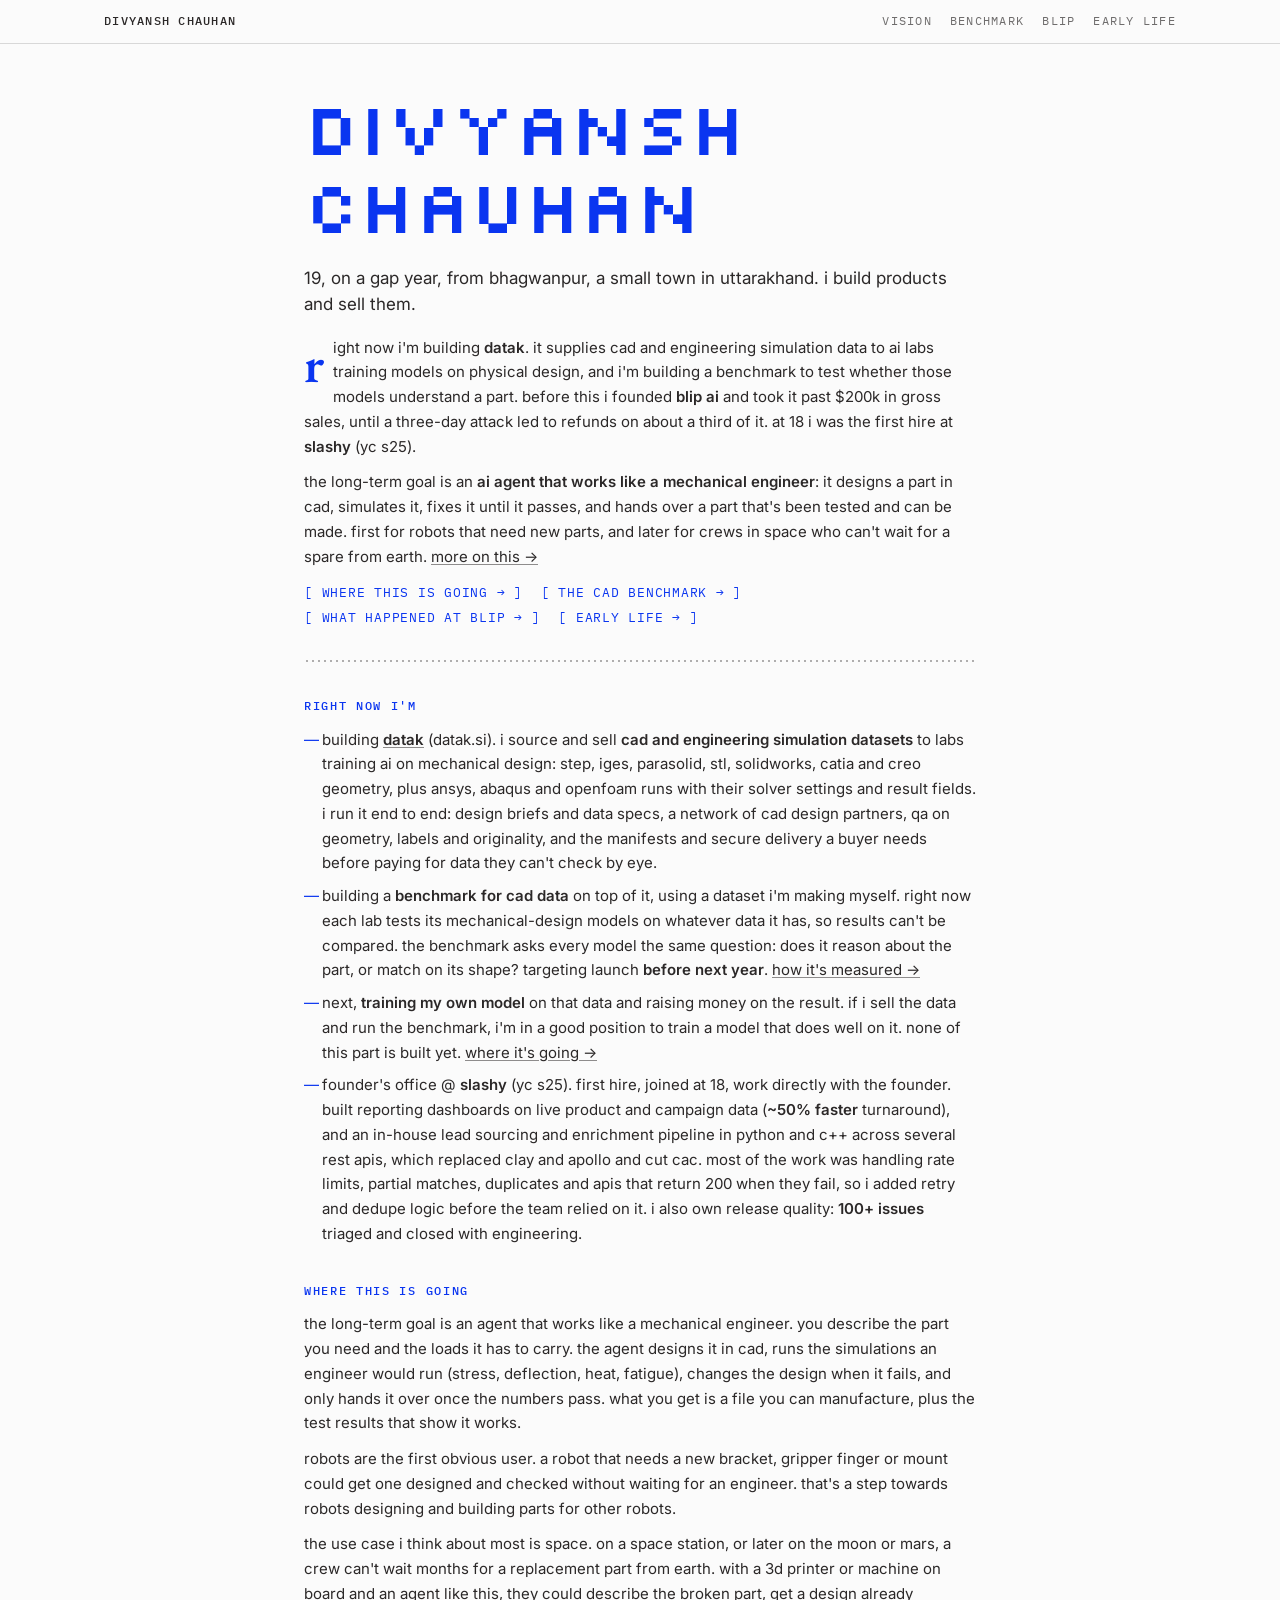
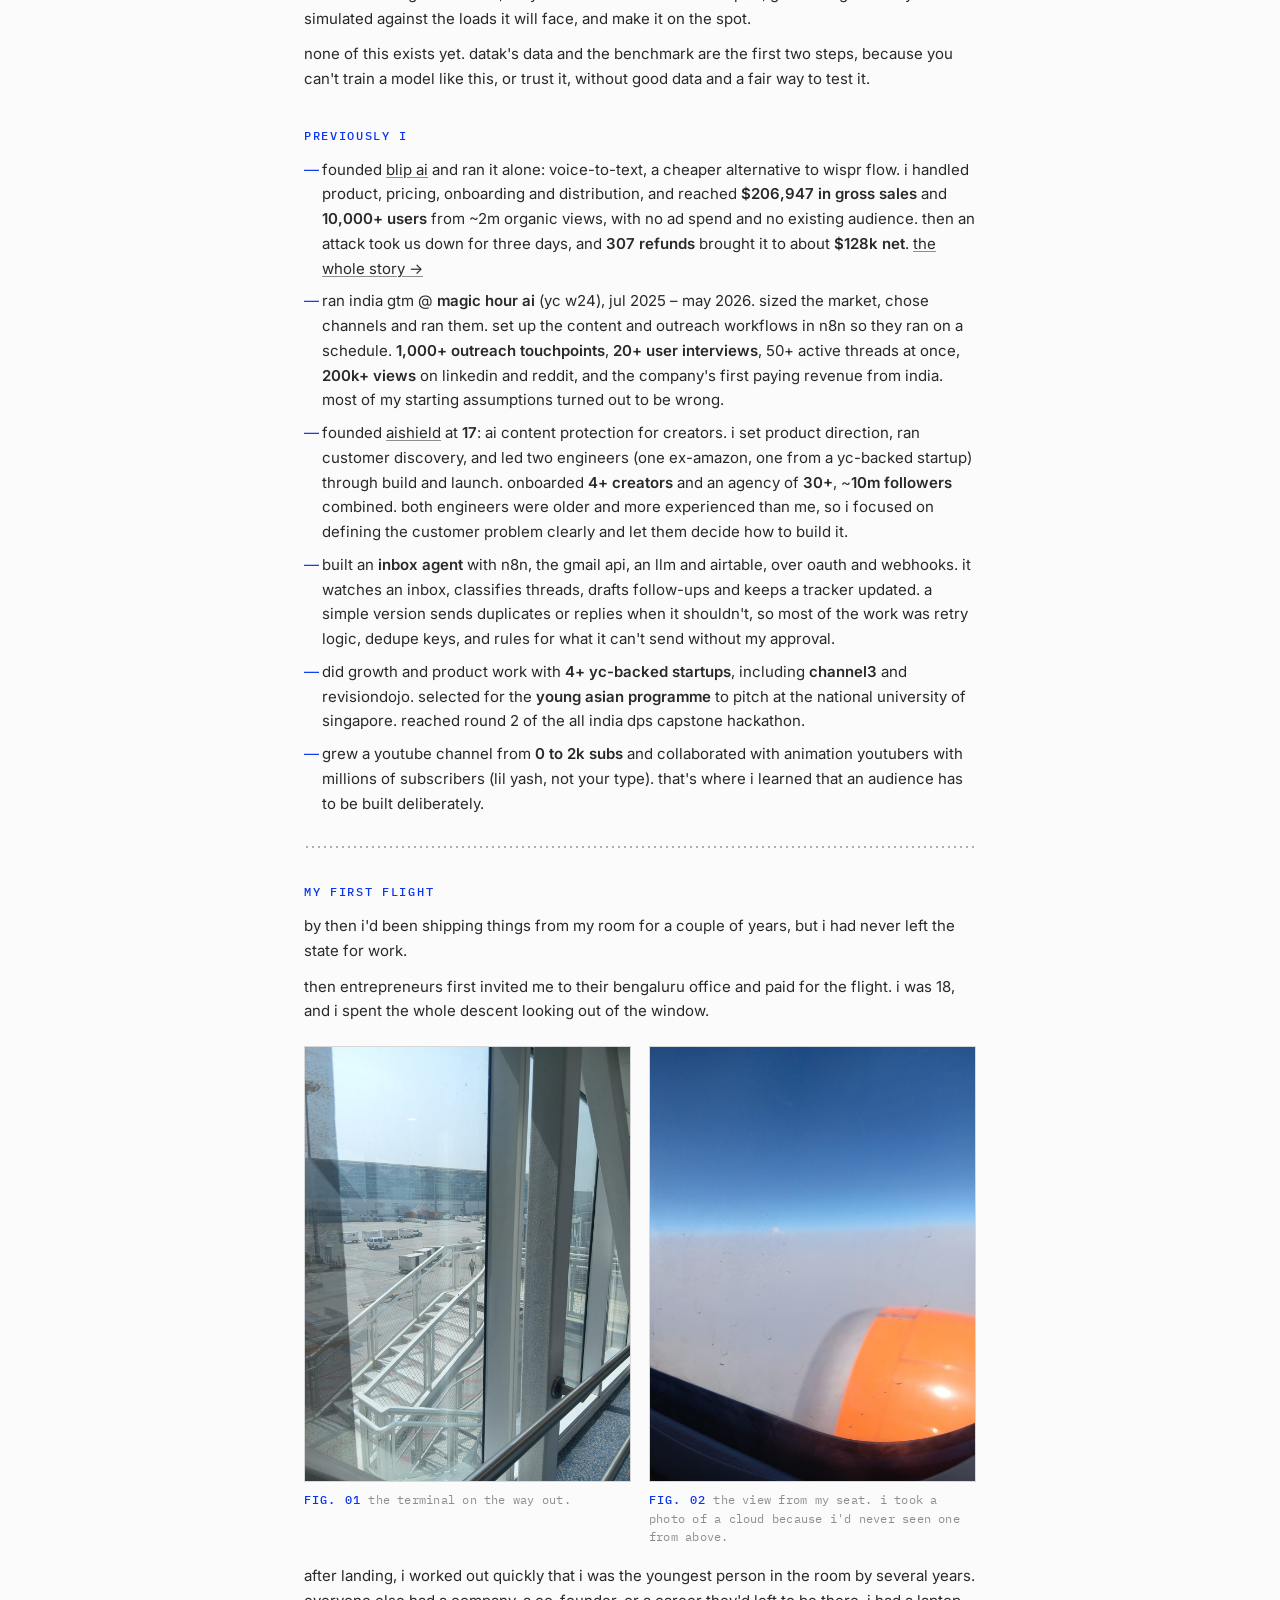
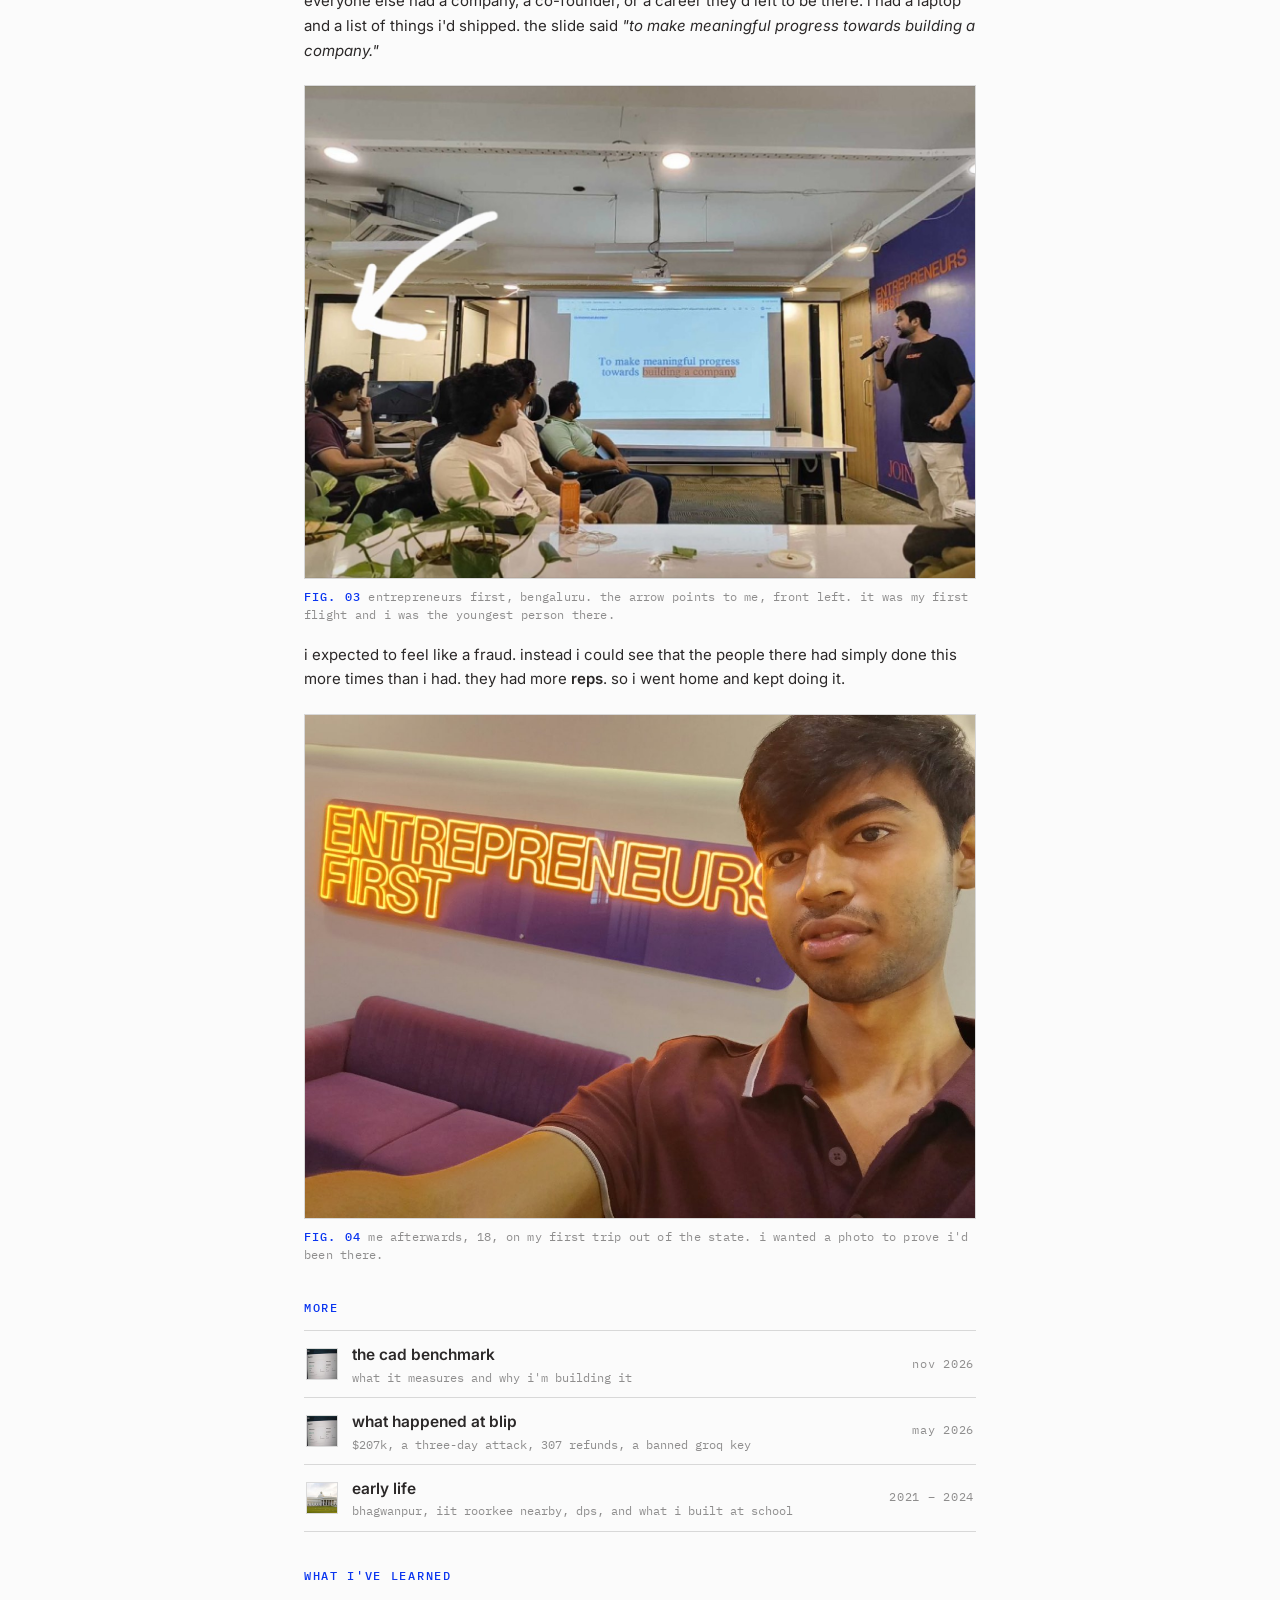
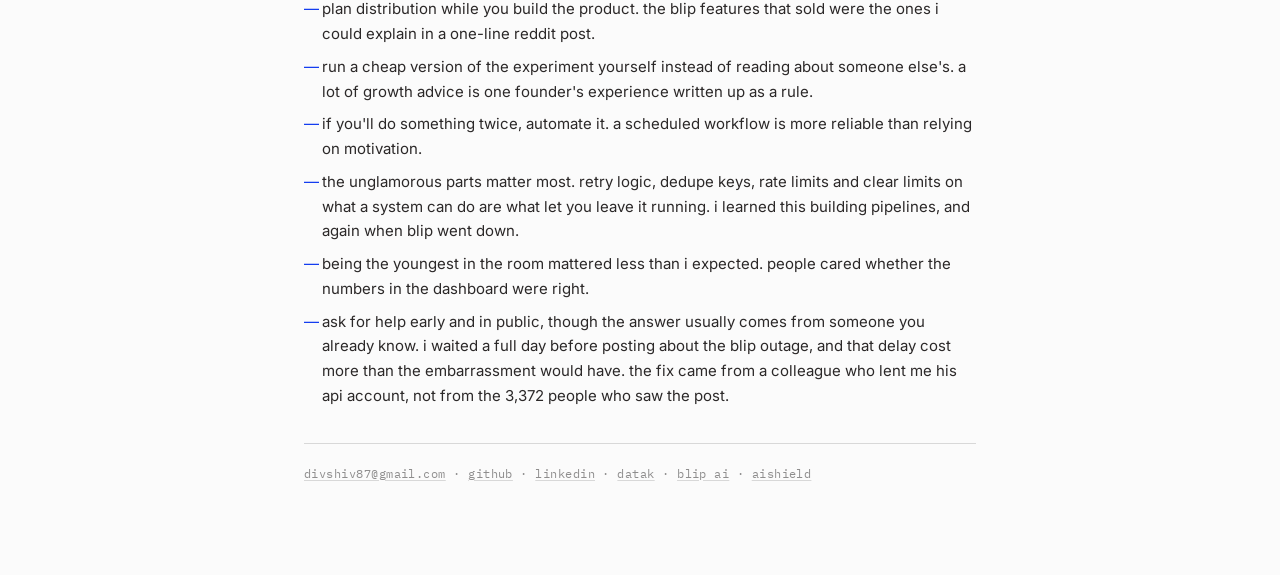
<file: index.html>
<!doctype html>
<html lang="en">
<head>
<meta charset="utf-8">
<meta name="viewport" content="width=device-width, initial-scale=1">
<title>Divyansh Chauhan</title>
<meta name="description" content="divyansh chauhan, 19, on a gap year, from bhagwanpur, uttarakhand. building datak: cad and simulation data for ai labs, and a benchmark for mechanical design.">
<link rel="canonical" href="https://divyanshchauhan.com/">
<meta property="og:type" content="website">
<meta property="og:url" content="https://divyanshchauhan.com/">
<meta property="og:title" content="Divyansh Chauhan">
<meta property="og:description" content="divyansh chauhan, 19, on a gap year, from bhagwanpur, uttarakhand. building datak: cad and simulation data for ai labs, and a benchmark for mechanical design.">
<meta property="og:image" content="https://divyanshchauhan.com/img/ef-neon.jpg">
<meta name="twitter:card" content="summary_large_image">
<link rel="preconnect" href="https://fonts.googleapis.com">
<link rel="preconnect" href="https://fonts.gstatic.com" crossorigin>
<link rel="stylesheet" href="https://fonts.googleapis.com/css2?family=Inter:wght@400;500;600&family=EB+Garamond:wght@500;600&family=IBM+Plex+Mono:wght@400;500&family=Silkscreen&display=swap">
<link rel="stylesheet" href="style.css">
</head>
<body>

<div class="bar"><div class="in">
  <a class="who" href="index.html">Divyansh Chauhan</a>
  <nav>
    <a href="index.html#where">Vision</a>
    <a href="benchmark.html">Benchmark</a>
    <a href="blip.html">Blip</a>
    <a href="early.html">Early life</a>
  </nav>
</div></div>

<main>

<h1 class="big">Divyansh Chauhan</h1>

<p class="standfirst">19, on a gap year, from bhagwanpur, a small town in uttarakhand. i build products and sell them.</p>

<p class="dropcap">right now i'm building <strong>datak</strong>. it supplies cad and engineering simulation data to ai labs training models on physical design, and i'm building a benchmark to test whether those models understand a part. before this i founded <strong>blip ai</strong> and took it past $200k in gross sales, until a three-day attack led to refunds on about a third of it. at 18 i was the first hire at <strong>slashy</strong> (yc s25).</p>

<p>the long-term goal is an <strong>ai agent that works like a mechanical engineer</strong>: it designs a part in cad, simulates it, fixes it until it passes, and hands over a part that's been tested and can be made. first for robots that need new parts, and later for crews in space who can't wait for a spare from earth. <a href="#where">more on this →</a></p>

<p>
  <a class="brk" href="#where">where this is going</a>
  <a class="brk" href="benchmark.html">the cad benchmark</a>
  <a class="brk" href="blip.html">what happened at blip</a>
  <a class="brk" href="early.html">early life</a>
</p>

<hr class="dots">

<h2>Right now i'm</h2>
<ul>
  <li>building <a href="https://datak.si" target="_blank" rel="noopener noreferrer"><strong>datak</strong></a> (datak.si). i source and sell <strong>cad and engineering simulation datasets</strong> to labs training ai on mechanical design: step, iges, parasolid, stl, solidworks, catia and creo geometry, plus ansys, abaqus and openfoam runs with their solver settings and result fields. i run it end to end: design briefs and data specs, a network of cad design partners, qa on geometry, labels and originality, and the manifests and secure delivery a buyer needs before paying for data they can't check by eye.</li>

  <li>building a <strong>benchmark for cad data</strong> on top of it, using a dataset i'm making myself. right now each lab tests its mechanical-design models on whatever data it has, so results can't be compared. the benchmark asks every model the same question: does it reason about the part, or match on its shape? targeting launch <strong>before next year</strong>. <a href="benchmark.html">how it's measured →</a></li>

  <li>next, <strong>training my own model</strong> on that data and raising money on the result. if i sell the data and run the benchmark, i'm in a good position to train a model that does well on it. none of this part is built yet. <a href="#where">where it's going →</a></li>

  <li>founder's office @ <strong>slashy</strong> (yc s25). first hire, joined at 18, work directly with the founder. built reporting dashboards on live product and campaign data (<strong>~50% faster</strong> turnaround), and an in-house lead sourcing and enrichment pipeline in python and c++ across several rest apis, which replaced clay and apollo and cut cac. most of the work was handling rate limits, partial matches, duplicates and apis that return 200 when they fail, so i added retry and dedupe logic before the team relied on it. i also own release quality: <strong>100+ issues</strong> triaged and closed with engineering.</li>

</ul>

<h2 id="where">Where this is going</h2>

<p>the long-term goal is an agent that works like a mechanical engineer. you describe the part you need and the loads it has to carry. the agent designs it in cad, runs the simulations an engineer would run (stress, deflection, heat, fatigue), changes the design when it fails, and only hands it over once the numbers pass. what you get is a file you can manufacture, plus the test results that show it works.</p>

<p>robots are the first obvious user. a robot that needs a new bracket, gripper finger or mount could get one designed and checked without waiting for an engineer. that's a step towards robots designing and building parts for other robots.</p>

<p>the use case i think about most is space. on a space station, or later on the moon or mars, a crew can't wait months for a replacement part from earth. with a 3d printer or machine on board and an agent like this, they could describe the broken part, get a design already simulated against the loads it will face, and make it on the spot.</p>

<p>none of this exists yet. datak's data and the benchmark are the first two steps, because you can't train a model like this, or trust it, without good data and a fair way to test it.</p>

<h2>Previously i</h2>
<ul>
  <li>founded <a href="https://www.blipai.app/" target="_blank" rel="noopener noreferrer">blip ai</a> and ran it alone: voice-to-text, a cheaper alternative to wispr flow. i handled product, pricing, onboarding and distribution, and reached <strong>$206,947 in gross sales</strong> and <strong>10,000+ users</strong> from ~2m organic views, with no ad spend and no existing audience. then an attack took us down for three days, and <strong>307 refunds</strong> brought it to about <strong>$128k net</strong>. <a href="blip.html">the whole story →</a></li>

  <li>ran india gtm @ <strong>magic hour ai</strong> (yc w24), jul 2025 – may 2026. sized the market, chose channels and ran them. set up the content and outreach workflows in n8n so they ran on a schedule. <strong>1,000+ outreach touchpoints</strong>, <strong>20+ user interviews</strong>, 50+ active threads at once, <strong>200k+ views</strong> on linkedin and reddit, and the company's first paying revenue from india. most of my starting assumptions turned out to be wrong.</li>

  <li>founded <a href="https://www.aishield.software/" target="_blank" rel="noopener noreferrer">aishield</a> at <strong>17</strong>: ai content protection for creators. i set product direction, ran customer discovery, and led two engineers (one ex-amazon, one from a yc-backed startup) through build and launch. onboarded <strong>4+ creators</strong> and an agency of <strong>30+</strong>, ~<strong>10m followers</strong> combined. both engineers were older and more experienced than me, so i focused on defining the customer problem clearly and let them decide how to build it.</li>

  <li>built an <strong>inbox agent</strong> with n8n, the gmail api, an llm and airtable, over oauth and webhooks. it watches an inbox, classifies threads, drafts follow-ups and keeps a tracker updated. a simple version sends duplicates or replies when it shouldn't, so most of the work was retry logic, dedupe keys, and rules for what it can't send without my approval.</li>

  <li>did growth and product work with <strong>4+ yc-backed startups</strong>, including <strong>channel3</strong> and revisiondojo. selected for the <strong>young asian programme</strong> to pitch at the national university of singapore. reached round 2 of the all india dps capstone hackathon.</li>

  <li>grew a youtube channel from <strong>0 to 2k subs</strong> and collaborated with animation youtubers with millions of subscribers (lil yash, not your type). that's where i learned that an audience has to be built deliberately.</li>
</ul>

<hr class="dots">

<h2>My first flight</h2>

<p>by then i'd been shipping things from my room for a couple of years, but i had never left the state for work.</p>

<p>then entrepreneurs first invited me to their bengaluru office and paid for the flight. i was 18, and i spent the whole descent looking out of the window.</p>

<div class="grid2">
  <figure>
    <img src="img/terminal.jpg" width="1200" height="1600"
         alt="View through an airport terminal window onto the tarmac: jet bridge stairs, service vehicles and baggage containers outside a glass terminal building.">
    <figcaption><b>Fig. 01</b> the terminal on the way out.</figcaption>
  </figure>
  <figure>
    <img src="img/plane-window.jpg" width="1200" height="1600"
         alt="View from an aircraft window at altitude: deep blue sky above a flat white cloud layer, with the orange engine cowling visible below.">
    <figcaption><b>Fig. 02</b> the view from my seat. i took a photo of a cloud because i'd never seen one from above.</figcaption>
  </figure>
</div>

<p>after landing, i worked out quickly that i was the youngest person in the room by several years. everyone else had a company, a co-founder, or a career they'd left to be there. i had a laptop and a list of things i'd shipped. the slide said <em>"to make meaningful progress towards building a company."</em></p>

<figure>
  <img src="img/ef-bengaluru.jpg" width="1400" height="1027"
       alt="A talk at the Entrepreneurs First office in Bengaluru. A slide reads 'To make meaningful progress towards building a company.' A white arrow points to Divyansh, seated at the far left of the room.">
  <figcaption><b>Fig. 03</b> entrepreneurs first, bengaluru. the arrow points to me, front left. it was my first flight and i was the youngest person there.</figcaption>
</figure>

<p>i expected to feel like a fraud. instead i could see that the people there had simply done this more times than i had. they had more <strong>reps</strong>. so i went home and kept doing it.</p>

<figure>
  <img src="img/ef-neon.jpg" width="1200" height="900"
       alt="Divyansh Chauhan taking a selfie in front of a glowing orange neon sign reading Entrepreneurs First, mounted on a purple panel above a purple sofa.">
  <figcaption><b>Fig. 04</b> me afterwards, 18, on my first trip out of the state. i wanted a photo to prove i'd been there.</figcaption>
</figure>


<h2>More</h2>
<div class="rows">
  <a href="benchmark.html">
    <img src="img/thumb-blip.jpg" alt="">
    <span class="t"><b>the cad benchmark</b><span>what it measures and why i'm building it</span></span>
    <span class="when">nov 2026</span>
  </a>
  <a href="blip.html">
    <img src="img/thumb-blip.jpg" alt="">
    <span class="t"><b>what happened at blip</b><span>$207k, a three-day attack, 307 refunds, a banned groq key</span></span>
    <span class="when">may 2026</span>
  </a>
  <a href="early.html">
    <img src="img/thumb-early.jpg" alt="">
    <span class="t"><b>early life</b><span>bhagwanpur, iit roorkee nearby, dps, and what i built at school</span></span>
    <span class="when">2021 – 2024</span>
  </a>
</div>

<h2>What i've learned</h2>
<ul>
  <li>plan distribution while you build the product. the blip features that sold were the ones i could explain in a one-line reddit post.</li>
  <li>run a cheap version of the experiment yourself instead of reading about someone else's. a lot of growth advice is one founder's experience written up as a rule.</li>
  <li>if you'll do something twice, automate it. a scheduled workflow is more reliable than relying on motivation.</li>
  <li>the unglamorous parts matter most. retry logic, dedupe keys, rate limits and clear limits on what a system can do are what let you leave it running. i learned this building pipelines, and again when blip went down.</li>
  <li>being the youngest in the room mattered less than i expected. people cared whether the numbers in the dashboard were right.</li>
  <li>ask for help early and in public, though the answer usually comes from someone you already know. i waited a full day before posting about the blip outage, and that delay cost more than the embarrassment would have. the fix came from a colleague who lent me his api account, not from the 3,372 people who saw the post.</li>
</ul>

<footer>
  <a href="mailto:divshiv87@gmail.com">divshiv87@gmail.com</a> ·
  <a href="https://github.com/Duvch" target="_blank" rel="noopener noreferrer">github</a> ·
  <a href="https://www.linkedin.com/in/divyansh-chauhan-733387225/" target="_blank" rel="noopener noreferrer">linkedin</a> ·
  <a href="https://datak.si" target="_blank" rel="noopener noreferrer">datak</a> ·
  <a href="https://www.blipai.app/" target="_blank" rel="noopener noreferrer">blip ai</a> ·
  <a href="https://www.aishield.software/" target="_blank" rel="noopener noreferrer">aishield</a>
</footer>

</main>
</body>
</html>
</file>
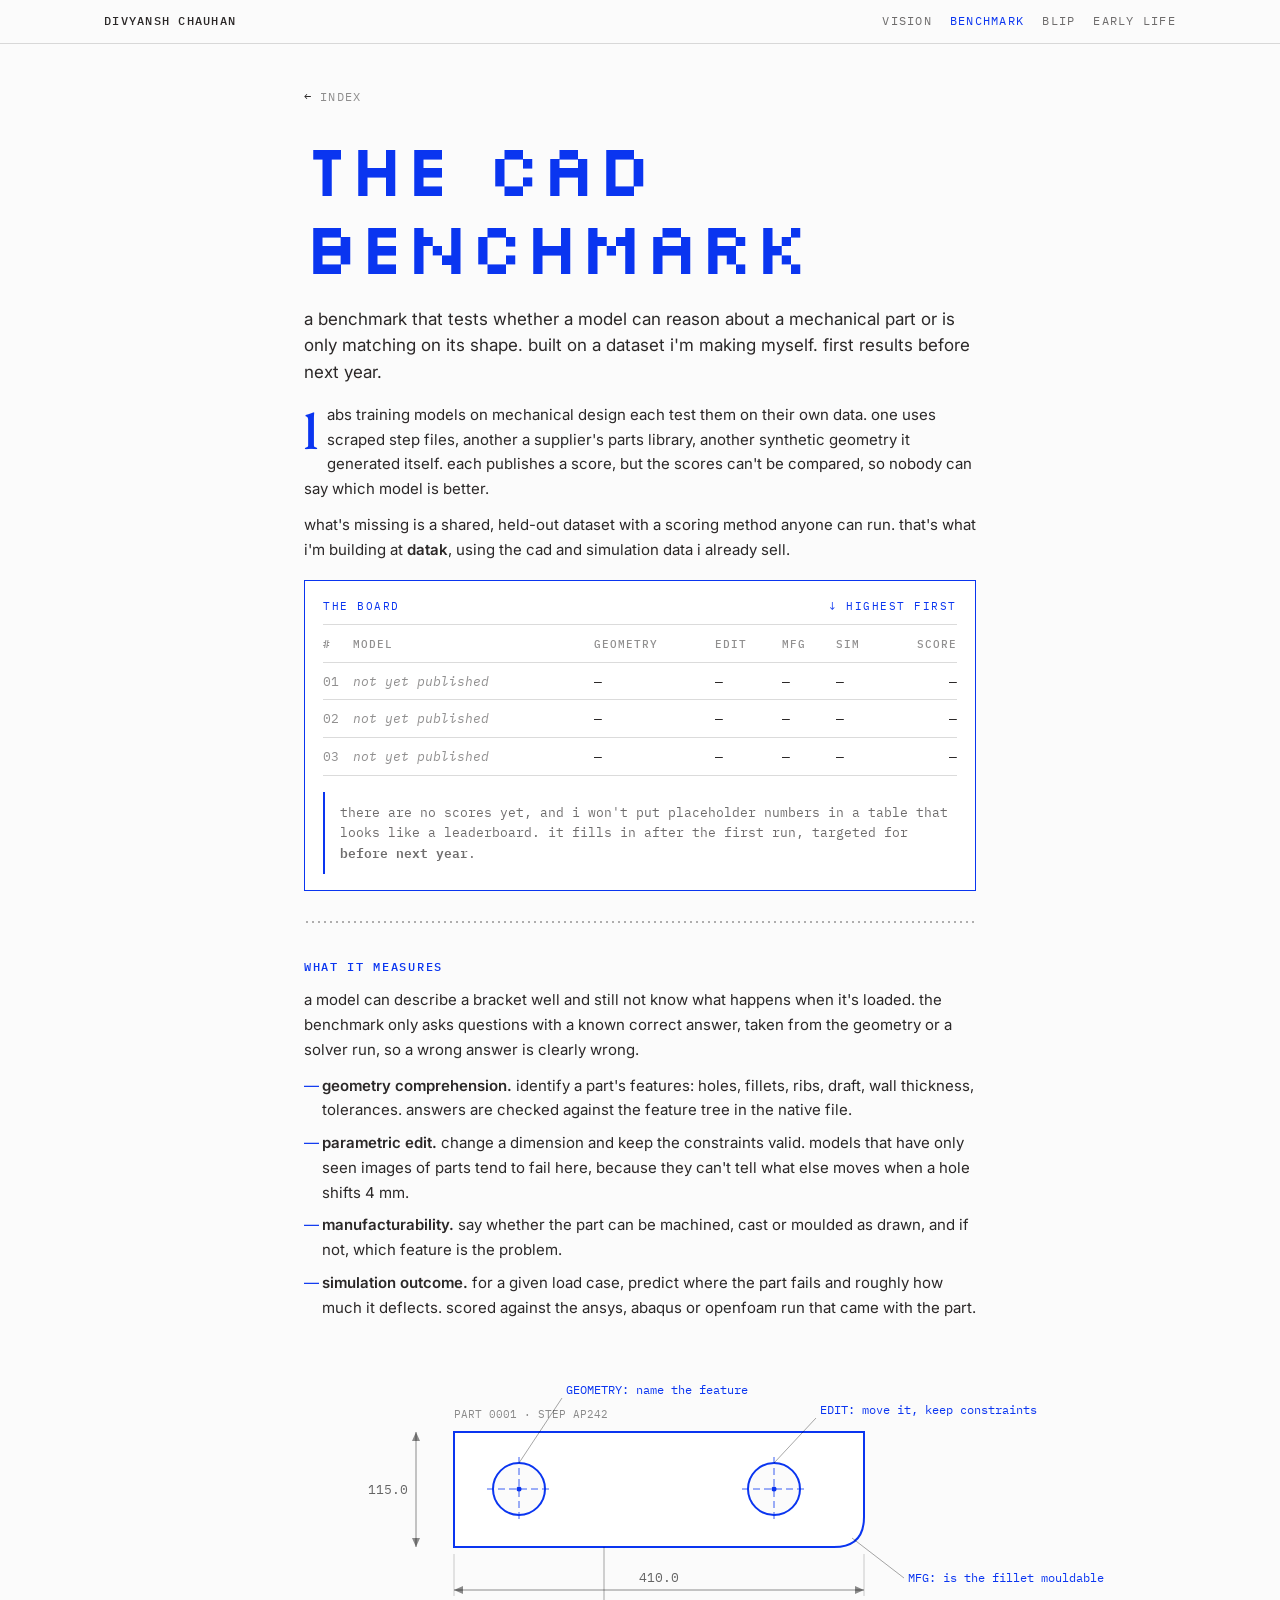
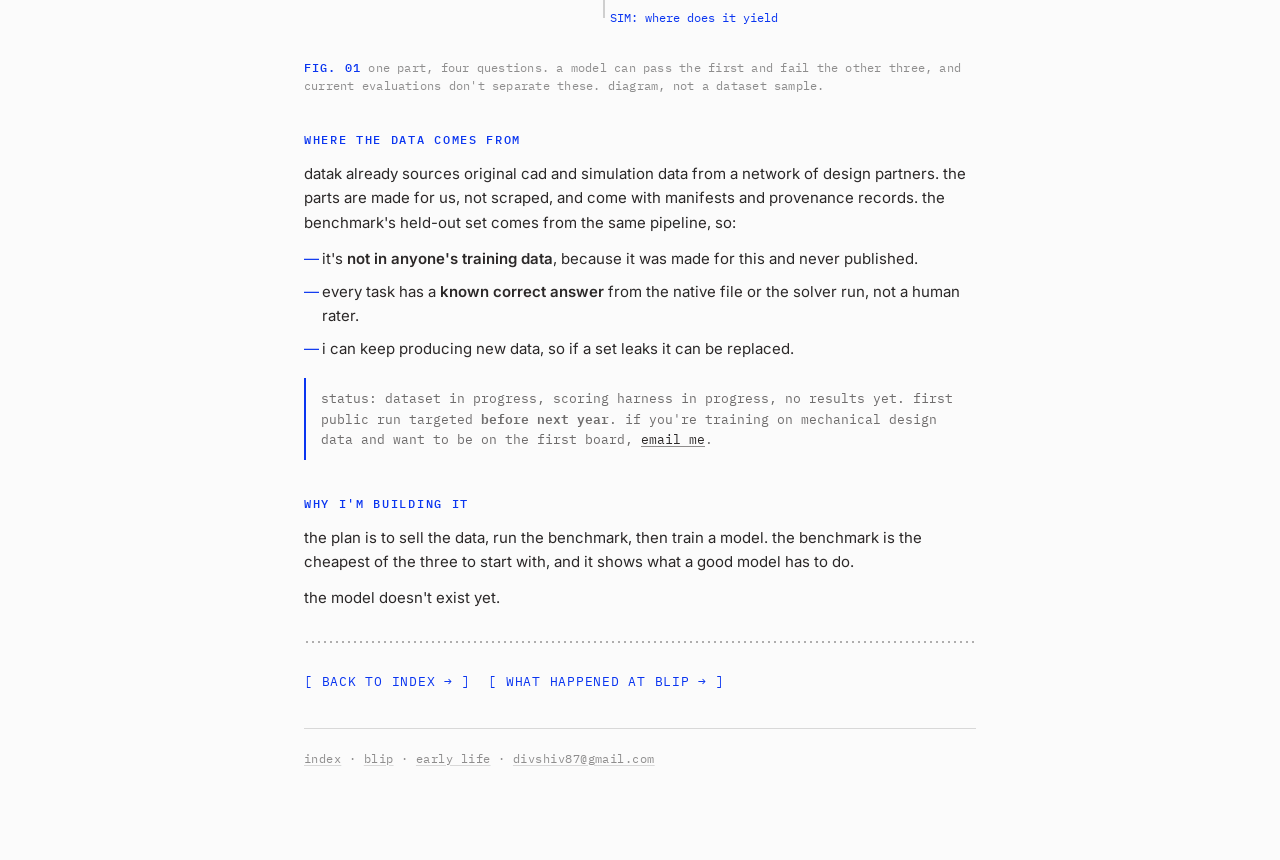
<file: benchmark.html>
<!doctype html>
<html lang="en">
<head>
<meta charset="utf-8">
<meta name="viewport" content="width=device-width, initial-scale=1">
<title>The CAD Benchmark</title>
<meta name="description" content="a benchmark that tests whether an ai model reasons about mechanical design or only matches on shape. first results before next year.">
<link rel="canonical" href="https://divyanshchauhan.com/benchmark">
<meta property="og:type" content="website">
<meta property="og:url" content="https://divyanshchauhan.com/benchmark">
<meta property="og:title" content="The CAD Benchmark">
<meta property="og:description" content="a benchmark that tests whether an ai model reasons about mechanical design or only matches on shape. first results before next year.">
<meta property="og:image" content="https://divyanshchauhan.com/img/ef-neon.jpg">
<meta name="twitter:card" content="summary_large_image">
<link rel="preconnect" href="https://fonts.googleapis.com">
<link rel="preconnect" href="https://fonts.gstatic.com" crossorigin>
<link rel="stylesheet" href="https://fonts.googleapis.com/css2?family=Inter:wght@400;500;600&family=EB+Garamond:wght@500;600&family=IBM+Plex+Mono:wght@400;500&family=Silkscreen&display=swap">
<link rel="stylesheet" href="style.css">
</head>
<body>

<div class="bar"><div class="in">
  <a class="who" href="index.html">Divyansh Chauhan</a>
  <nav>
    <a href="index.html#where">Vision</a>
    <a href="benchmark.html" aria-current="page">Benchmark</a>
    <a href="blip.html">Blip</a>
    <a href="early.html">Early life</a>
  </nav>
</div></div>

<main>

<p class="backlink">← <a href="index.html">index</a></p>

<h1 class="big">The CAD Benchmark</h1>

<p class="standfirst">a benchmark that tests whether a model can reason about a mechanical part or is only matching on its shape. built on a dataset i'm making myself. first results before next year.</p>

<p class="dropcap">labs training models on mechanical design each test them on their own data. one uses scraped step files, another a supplier's parts library, another synthetic geometry it generated itself. each publishes a score, but the scores can't be compared, so nobody can say which model is better.</p>

<p>what's missing is a shared, held-out dataset with a scoring method anyone can run. that's what i'm building at <strong>datak</strong>, using the cad and simulation data i already sell.</p>

<div class="panel">
  <div class="phead"><span>The board</span><span>↓ highest first</span></div>
  <div class="tablewrap">
  <table>
    <thead><tr><th class="rank">#</th><th>Model</th><th>Geometry</th><th>Edit</th><th>Mfg</th><th>Sim</th><th>Score</th></tr></thead>
    <tbody>
      <tr><td class="rank">01</td><td class="pending">not yet published</td><td>—</td><td>—</td><td>—</td><td>—</td><td>—</td></tr>
      <tr><td class="rank">02</td><td class="pending">not yet published</td><td>—</td><td>—</td><td>—</td><td>—</td><td>—</td></tr>
      <tr><td class="rank">03</td><td class="pending">not yet published</td><td>—</td><td>—</td><td>—</td><td>—</td><td>—</td></tr>
    </tbody>
  </table>
  </div>
  <p class="note" style="margin-bottom:0">there are no scores yet, and i won't put placeholder numbers in a table that looks like a leaderboard. it fills in after the first run, targeted for <strong>before next year</strong>.</p>
</div>

<hr class="dots">

<h2>What it measures</h2>

<p>a model can describe a bracket well and still not know what happens when it's loaded. the benchmark only asks questions with a known correct answer, taken from the geometry or a solver run, so a wrong answer is clearly wrong.</p>

<ul>
  <li><strong>geometry comprehension.</strong> identify a part's features: holes, fillets, ribs, draft, wall thickness, tolerances. answers are checked against the feature tree in the native file.</li>
  <li><strong>parametric edit.</strong> change a dimension and keep the constraints valid. models that have only seen images of parts tend to fail here, because they can't tell what else moves when a hole shifts 4 mm.</li>
  <li><strong>manufacturability.</strong> say whether the part can be machined, cast or moulded as drawn, and if not, which feature is the problem.</li>
  <li><strong>simulation outcome.</strong> for a given load case, predict where the part fails and roughly how much it deflects. scored against the ansys, abaqus or openfoam run that came with the part.</li>
</ul>

<figure>
  <svg viewBox="0 0 800 300" width="800" height="300" role="img"
       aria-label="Diagram of a rectangular mechanical plate with two holes and a fillet, annotated with dimension lines and callouts for the four benchmark axes.">
    <rect x="0" y="0" width="800" height="300" fill="#FBFBFB"/>
    <!-- part outline -->
    <path d="M150 90 L560 90 L560 175 Q560 205 530 205 L150 205 Z" fill="#fff" stroke="#0A35F0" stroke-width="2"/>
    <!-- holes -->
    <circle cx="215" cy="147" r="26" fill="#FBFBFB" stroke="#0A35F0" stroke-width="2"/>
    <circle cx="215" cy="147" r="2.5" fill="#0A35F0"/>
    <circle cx="470" cy="147" r="26" fill="#FBFBFB" stroke="#0A35F0" stroke-width="2"/>
    <circle cx="470" cy="147" r="2.5" fill="#0A35F0"/>
    <!-- centre lines -->
    <line x1="215" y1="115" x2="215" y2="179" stroke="#0A35F0" stroke-width=".8" stroke-dasharray="7 4"/>
    <line x1="183" y1="147" x2="247" y2="147" stroke="#0A35F0" stroke-width=".8" stroke-dasharray="7 4"/>
    <line x1="470" y1="115" x2="470" y2="179" stroke="#0A35F0" stroke-width=".8" stroke-dasharray="7 4"/>
    <line x1="438" y1="147" x2="502" y2="147" stroke="#0A35F0" stroke-width=".8" stroke-dasharray="7 4"/>
    <!-- horizontal dimension -->
    <line x1="150" y1="248" x2="560" y2="248" stroke="rgba(0,0,0,.45)" stroke-width="1"/>
    <path d="M150 248 l9 -4 v8 z M560 248 l-9 -4 v8 z" fill="rgba(0,0,0,.45)"/>
    <line x1="150" y1="212" x2="150" y2="254" stroke="rgba(0,0,0,.2)" stroke-width="1"/>
    <line x1="560" y1="212" x2="560" y2="254" stroke="rgba(0,0,0,.2)" stroke-width="1"/>
    <text x="355" y="240" text-anchor="middle" font-family="IBM Plex Mono, monospace" font-size="13" fill="rgba(0,0,0,.6)">410.0</text>
    <!-- vertical dimension -->
    <line x1="112" y1="90" x2="112" y2="205" stroke="rgba(0,0,0,.45)" stroke-width="1"/>
    <path d="M112 90 l-4 9 h8 z M112 205 l-4 -9 h8 z" fill="rgba(0,0,0,.45)"/>
    <text x="104" y="152" text-anchor="end" font-family="IBM Plex Mono, monospace" font-size="13" fill="rgba(0,0,0,.6)">115.0</text>
    <!-- callouts -->
    <line x1="215" y1="121" x2="258" y2="56" stroke="rgba(0,0,0,.35)" stroke-width="1"/>
    <text x="262" y="52" font-family="IBM Plex Mono, monospace" font-size="12" fill="#0A35F0">GEOMETRY: name the feature</text>
    <line x1="470" y1="121" x2="512" y2="76" stroke="rgba(0,0,0,.35)" stroke-width="1"/>
    <text x="516" y="72" font-family="IBM Plex Mono, monospace" font-size="12" fill="#0A35F0">EDIT: move it, keep constraints</text>
    <line x1="548" y1="196" x2="600" y2="236" stroke="rgba(0,0,0,.35)" stroke-width="1"/>
    <text x="604" y="240" font-family="IBM Plex Mono, monospace" font-size="12" fill="#0A35F0">MFG: is the fillet moulda­ble</text>
    <line x1="300" y1="205" x2="300" y2="276" stroke="rgba(0,0,0,.35)" stroke-width="1"/>
    <text x="306" y="280" font-family="IBM Plex Mono, monospace" font-size="12" fill="#0A35F0">SIM: where does it yield</text>
    <text x="150" y="76" font-family="IBM Plex Mono, monospace" font-size="11" fill="rgba(0,0,0,.45)">PART 0001 · STEP AP242</text>
  </svg>
  <figcaption><b>Fig. 01</b> one part, four questions. a model can pass the first and fail the other three, and current evaluations don't separate these. <span style="color:rgba(0,0,0,.45)">diagram, not a dataset sample.</span></figcaption>
</figure>

<h2>Where the data comes from</h2>

<p>datak already sources original cad and simulation data from a network of design partners. the parts are made for us, not scraped, and come with manifests and provenance records. the benchmark's held-out set comes from the same pipeline, so:</p>

<ul>
  <li>it's <strong>not in anyone's training data</strong>, because it was made for this and never published.</li>
  <li>every task has a <strong>known correct answer</strong> from the native file or the solver run, not a human rater.</li>
  <li>i can keep producing new data, so if a set leaks it can be replaced.</li>
</ul>

<div class="note">
  status: dataset in progress, scoring harness in progress, no results yet. first public run targeted <strong>before next year</strong>. if you're training on mechanical design data and want to be on the first board, <a href="mailto:divshiv87@gmail.com">email me</a>.
</div>

<h2>Why i'm building it</h2>

<p>the plan is to sell the data, run the benchmark, then train a model. the benchmark is the cheapest of the three to start with, and it shows what a good model has to do.</p>

<p>the model doesn't exist yet.</p>

<hr class="dots">

<p>
  <a class="brk" href="index.html">back to index</a>
  <a class="brk" href="blip.html">what happened at blip</a>
</p>

<footer>
  <a href="index.html">index</a> ·
  <a href="blip.html">blip</a> ·
  <a href="early.html">early life</a> ·
  <a href="mailto:divshiv87@gmail.com">divshiv87@gmail.com</a>
</footer>

</main>
</body>
</html>
</file>
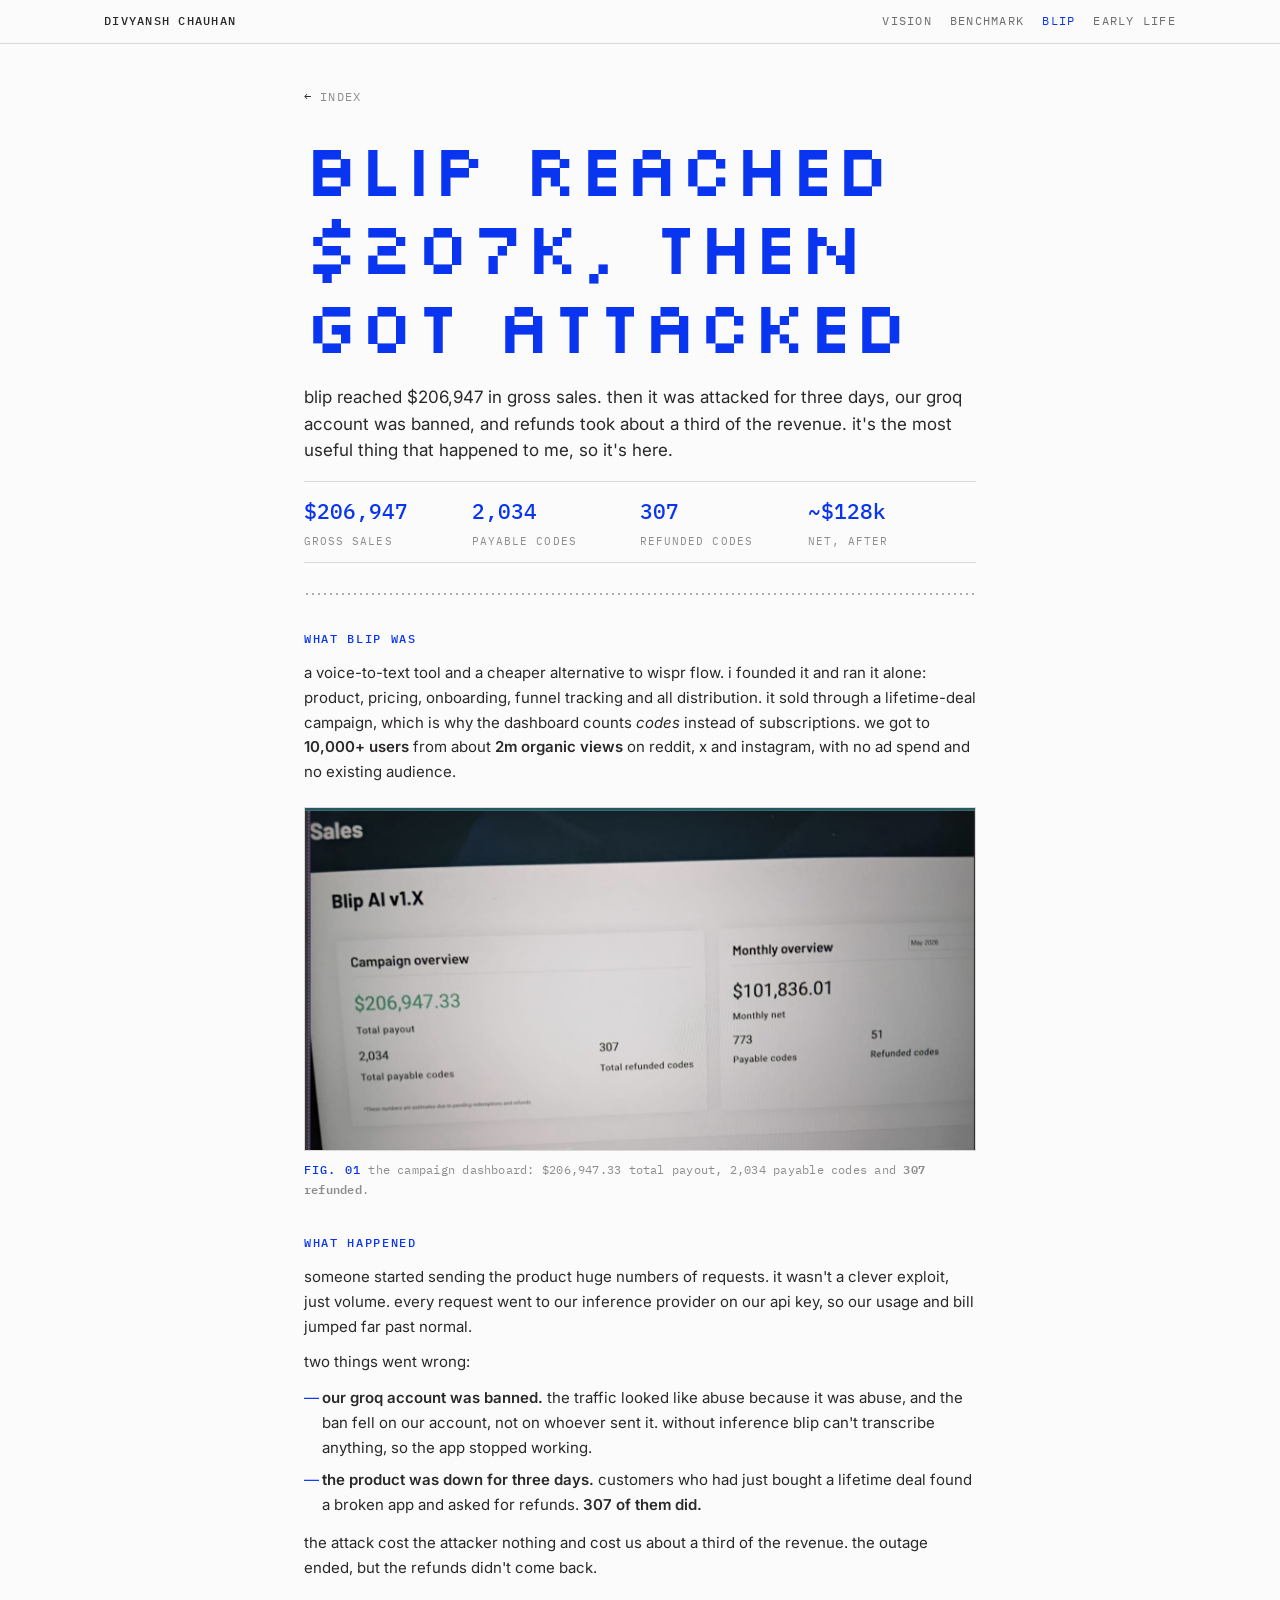
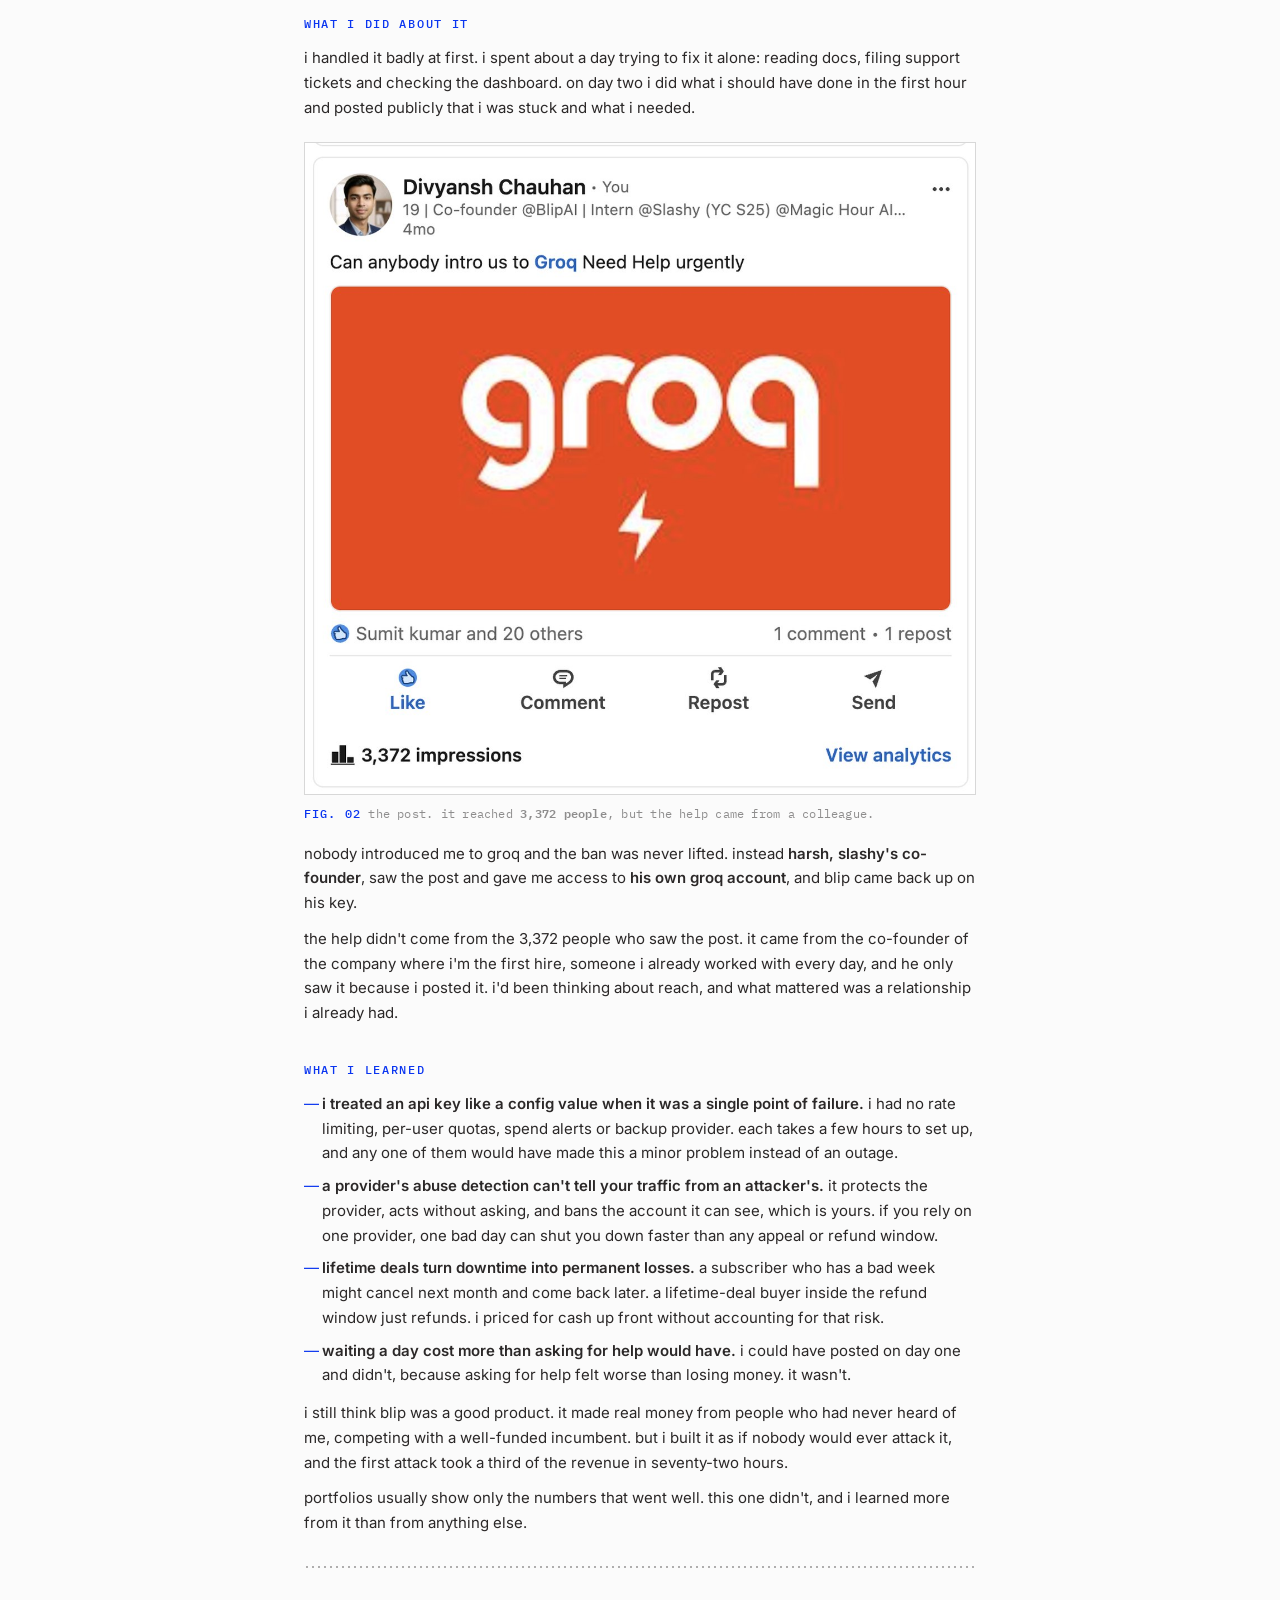
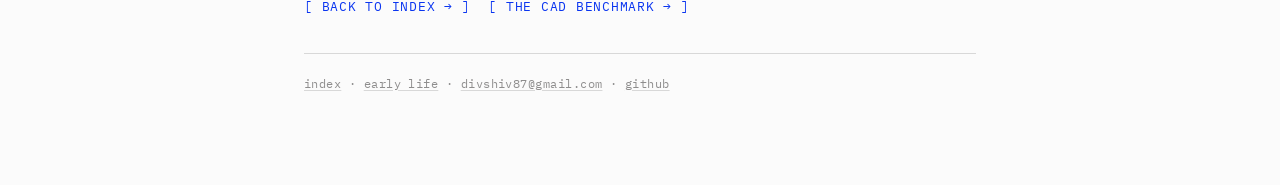
<file: blip.html>
<!doctype html>
<html lang="en">
<head>
<meta charset="utf-8">
<meta name="viewport" content="width=device-width, initial-scale=1">
<title>What happened at Blip</title>
<meta name="description" content="blip ai reached $206,947 in gross sales. then an attack took it down for three days, our groq account was banned, and 307 refunds brought it to ~$128k net.">
<link rel="canonical" href="https://divyanshchauhan.com/blip">
<meta property="og:type" content="website">
<meta property="og:url" content="https://divyanshchauhan.com/blip">
<meta property="og:title" content="What happened at Blip">
<meta property="og:description" content="blip ai reached $206,947 in gross sales. then an attack took it down for three days, our groq account was banned, and 307 refunds brought it to ~$128k net.">
<meta property="og:image" content="https://divyanshchauhan.com/img/blip-revenue.jpg">
<meta name="twitter:card" content="summary_large_image">
<link rel="preconnect" href="https://fonts.googleapis.com">
<link rel="preconnect" href="https://fonts.gstatic.com" crossorigin>
<link rel="stylesheet" href="https://fonts.googleapis.com/css2?family=Inter:wght@400;500;600&family=EB+Garamond:wght@500;600&family=IBM+Plex+Mono:wght@400;500&family=Silkscreen&display=swap">
<link rel="stylesheet" href="style.css">
</head>
<body>

<div class="bar"><div class="in">
  <a class="who" href="index.html">Divyansh Chauhan</a>
  <nav>
    <a href="index.html#where">Vision</a>
    <a href="benchmark.html">Benchmark</a>
    <a href="blip.html" aria-current="page">Blip</a>
    <a href="early.html">Early life</a>
  </nav>
</div></div>

<main>

<p class="backlink">← <a href="index.html">index</a></p>

<h1 class="big">Blip reached $207k, then got attacked</h1>

<p class="standfirst">blip reached $206,947 in gross sales. then it was attacked for three days, our groq account was banned, and refunds took about a third of the revenue. it's the most useful thing that happened to me, so it's here.</p>

<div class="stat">
  <div><b>$206,947</b><span>gross sales</span></div>
  <div><b>2,034</b><span>payable codes</span></div>
  <div><b>307</b><span>refunded codes</span></div>
  <div><b>~$128k</b><span>net, after</span></div>
</div>

<hr class="dots">

<h2>What blip was</h2>

<p>a voice-to-text tool and a cheaper alternative to wispr flow. i founded it and ran it alone: product, pricing, onboarding, funnel tracking and all distribution. it sold through a lifetime-deal campaign, which is why the dashboard counts <em>codes</em> instead of subscriptions. we got to <strong>10,000+ users</strong> from about <strong>2m organic views</strong> on reddit, x and instagram, with no ad spend and no existing audience.</p>

<figure>
  <img src="img/blip-revenue.jpg" width="1400" height="716"
       alt="Blip AI sales dashboard showing $206,947.33 total payout, 2,034 total payable codes, 307 total refunded codes, and a May 2026 monthly net of $101,836.01.">
  <figcaption><b>Fig. 01</b> the campaign dashboard: $206,947.33 total payout, 2,034 payable codes and <strong>307 refunded</strong>.</figcaption>
</figure>

<h2>What happened</h2>

<p>someone started sending the product huge numbers of requests. it wasn't a clever exploit, just volume. every request went to our inference provider on our api key, so our usage and bill jumped far past normal.</p>

<p>two things went wrong:</p>

<ul>
  <li><strong>our groq account was banned.</strong> the traffic looked like abuse because it was abuse, and the ban fell on our account, not on whoever sent it. without inference blip can't transcribe anything, so the app stopped working.</li>
  <li><strong>the product was down for three days.</strong> customers who had just bought a lifetime deal found a broken app and asked for refunds. <strong>307 of them did.</strong></li>
</ul>

<p>the attack cost the attacker nothing and cost us about a third of the revenue. the outage ended, but the refunds didn't come back.</p>

<h2>What i did about it</h2>

<p>i handled it badly at first. i spent about a day trying to fix it alone: reading docs, filing support tickets and checking the dashboard. on day two i did what i should have done in the first hour and posted publicly that i was stuck and what i needed.</p>

<figure>
  <img src="img/blip-linkedin.jpg" width="1200" height="1166"
       alt="A LinkedIn post by Divyansh Chauhan reading 'Can anybody intro us to Groq Need Help urgently', with the Groq logo, showing 3,372 impressions.">
  <figcaption><b>Fig. 02</b> the post. it reached <strong>3,372 people</strong>, but the help came from a colleague.</figcaption>
</figure>

<p>nobody introduced me to groq and the ban was never lifted. instead <strong>harsh, slashy's co-founder</strong>, saw the post and gave me access to <strong>his own groq account</strong>, and blip came back up on his key.</p>

<p>the help didn't come from the 3,372 people who saw the post. it came from the co-founder of the company where i'm the first hire, someone i already worked with every day, and he only saw it because i posted it. i'd been thinking about reach, and what mattered was a relationship i already had.</p>

<h2>What i learned</h2>
<ul>
  <li><strong>i treated an api key like a config value when it was a single point of failure.</strong> i had no rate limiting, per-user quotas, spend alerts or backup provider. each takes a few hours to set up, and any one of them would have made this a minor problem instead of an outage.</li>
  <li><strong>a provider's abuse detection can't tell your traffic from an attacker's.</strong> it protects the provider, acts without asking, and bans the account it can see, which is yours. if you rely on one provider, one bad day can shut you down faster than any appeal or refund window.</li>
  <li><strong>lifetime deals turn downtime into permanent losses.</strong> a subscriber who has a bad week might cancel next month and come back later. a lifetime-deal buyer inside the refund window just refunds. i priced for cash up front without accounting for that risk.</li>
  <li><strong>waiting a day cost more than asking for help would have.</strong> i could have posted on day one and didn't, because asking for help felt worse than losing money. it wasn't.</li>
</ul>

<p>i still think blip was a good product. it made real money from people who had never heard of me, competing with a well-funded incumbent. but i built it as if nobody would ever attack it, and the first attack took a third of the revenue in seventy-two hours.</p>

<p>portfolios usually show only the numbers that went well. this one didn't, and i learned more from it than from anything else.</p>

<hr class="dots">

<p>
  <a class="brk" href="index.html">back to index</a>
  <a class="brk" href="benchmark.html">the cad benchmark</a>
</p>

<footer>
  <a href="index.html">index</a> ·
  <a href="early.html">early life</a> ·
  <a href="mailto:divshiv87@gmail.com">divshiv87@gmail.com</a> ·
  <a href="https://github.com/Duvch" target="_blank" rel="noopener noreferrer">github</a>
</footer>

</main>
</body>
</html>
</file>
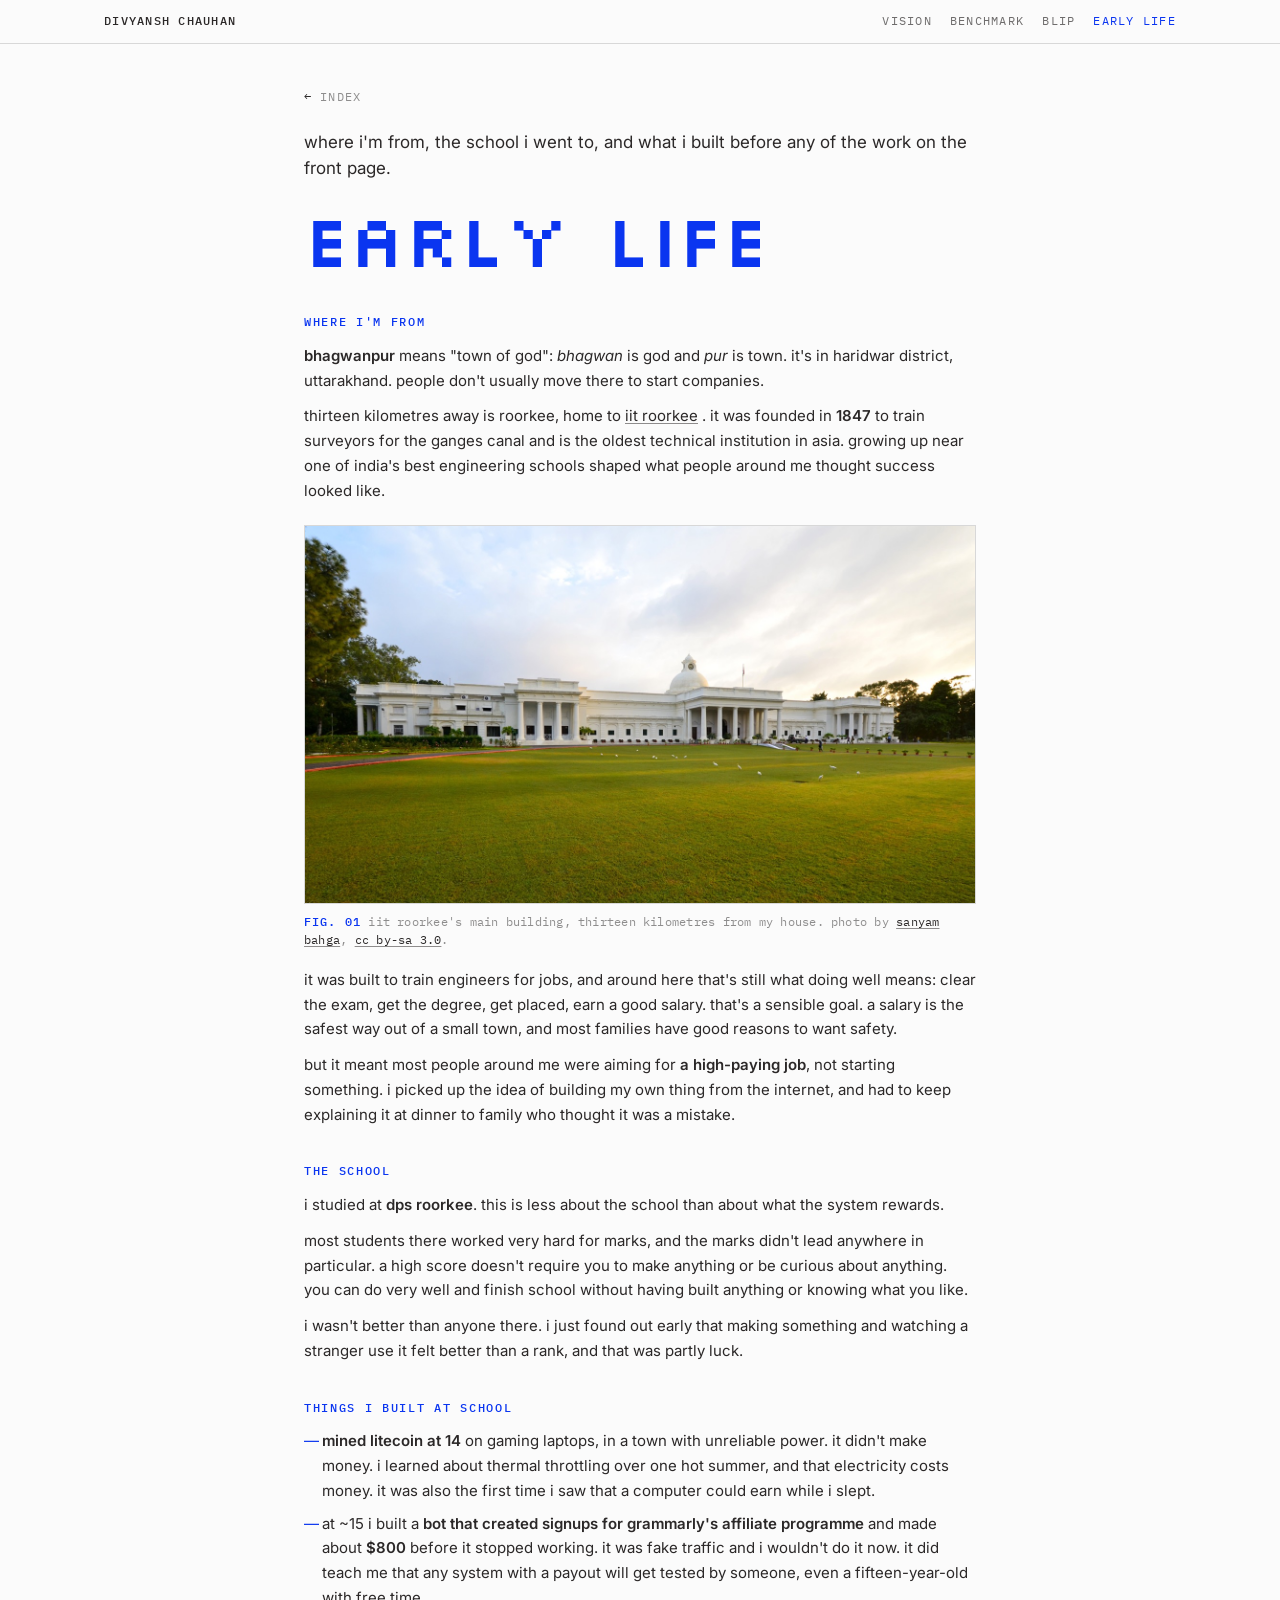
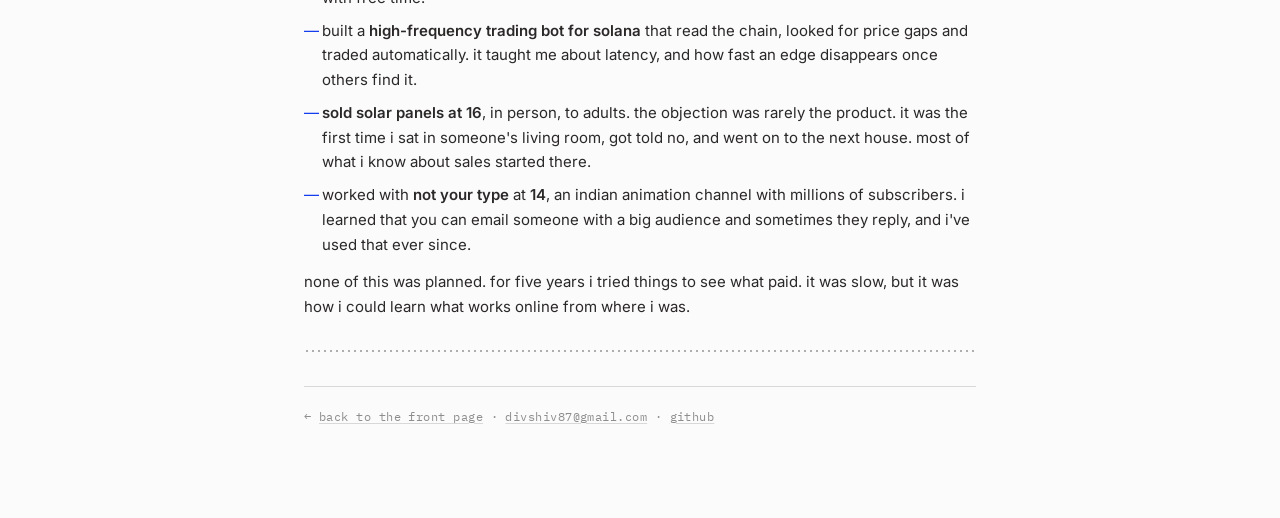
<file: early.html>
<!doctype html>
<html lang="en">
<head>
<meta charset="utf-8">
<meta name="viewport" content="width=device-width, initial-scale=1">
<title>Early life — Divyansh Chauhan</title>
<meta name="description" content="bhagwanpur, iit roorkee thirteen kilometres away, dps roorkee, and what i built while at school.">
<link rel="canonical" href="https://divyanshchauhan.com/early">
<meta property="og:type" content="website">
<meta property="og:url" content="https://divyanshchauhan.com/early">
<meta property="og:title" content="Early life — Divyansh Chauhan">
<meta property="og:description" content="bhagwanpur, iit roorkee thirteen kilometres away, dps roorkee, and what i built while at school.">
<meta property="og:image" content="https://divyanshchauhan.com/img/iit-roorkee.jpg">
<meta name="twitter:card" content="summary_large_image">
<link rel="preconnect" href="https://fonts.googleapis.com">
<link rel="preconnect" href="https://fonts.gstatic.com" crossorigin>
<link rel="stylesheet" href="https://fonts.googleapis.com/css2?family=Inter:wght@400;500;600&family=EB+Garamond:wght@500;600&family=IBM+Plex+Mono:wght@400;500&family=Silkscreen&display=swap">
<link rel="stylesheet" href="style.css">
</head>
<body>

<div class="bar"><div class="in">
  <a class="who" href="index.html">Divyansh Chauhan</a>
  <nav>
    <a href="index.html#where">Vision</a>
    <a href="benchmark.html">Benchmark</a>
    <a href="blip.html">Blip</a>
    <a href="early.html" aria-current="page">Early life</a>
  </nav>
</div></div>

<main>

<p class="backlink">← <a href="index.html">index</a></p>

<p class="standfirst">where i'm from, the school i went to, and what i built before any of the work on the front page.</p>

<h1 class="big">Early life</h1>

<h2>Where i'm from</h2>

<p><strong>bhagwanpur</strong> means "town of god": <em>bhagwan</em> is god and <em>pur</em> is town. it's in haridwar district, uttarakhand. people don't usually move there to start companies.</p>

<p>thirteen kilometres away is roorkee, home to <a href="https://www.iitr.ac.in/" target="_blank" rel="noopener noreferrer">iit roorkee</a> . it was founded in <strong>1847</strong> to train surveyors for the ganges canal and is the oldest technical institution in asia. growing up near one of india's best engineering schools shaped what people around me thought success looked like.</p>

<figure>
  <img src="img/iit-roorkee.jpg" width="1400" height="788"
       alt="The main administrative building of IIT Roorkee: a long white colonial building with columns, a central dome and clock tower, fronted by a wide green lawn.">
  <figcaption><b>Fig. 01</b> iit roorkee's main building, thirteen kilometres from my house. photo by <a href="https://commons.wikimedia.org/wiki/User:Sanyambahga" target="_blank" rel="noopener noreferrer">sanyam bahga</a>, <a href="https://creativecommons.org/licenses/by-sa/3.0/" target="_blank" rel="noopener noreferrer">cc by-sa 3.0</a>.</figcaption>
</figure>

<p>it was built to train engineers for jobs, and around here that's still what doing well means: clear the exam, get the degree, get placed, earn a good salary. that's a sensible goal. a salary is the safest way out of a small town, and most families have good reasons to want safety.</p>

<p>but it meant most people around me were aiming for <strong>a high-paying job</strong>, not starting something. i picked up the idea of building my own thing from the internet, and had to keep explaining it at dinner to family who thought it was a mistake.</p>

<h2>The school</h2>

<p>i studied at <strong>dps roorkee</strong>. this is less about the school than about what the system rewards.</p>

<p>most students there worked very hard for marks, and the marks didn't lead anywhere in particular. a high score doesn't require you to make anything or be curious about anything. you can do very well and finish school without having built anything or knowing what you like.</p>

<p>i wasn't better than anyone there. i just found out early that making something and watching a stranger use it felt better than a rank, and that was partly luck.</p>

<h2>Things i built at school</h2>
<ul>
  <li><strong>mined litecoin at 14</strong> on gaming laptops, in a town with unreliable power. it didn't make money. i learned about thermal throttling over one hot summer, and that electricity costs money. it was also the first time i saw that a computer could earn while i slept.</li>

  <li>at ~15 i built a <strong>bot that created signups for grammarly's affiliate programme</strong> and made about <strong>$800</strong> before it stopped working. it was fake traffic and i wouldn't do it now. it did teach me that any system with a payout will get tested by someone, even a fifteen-year-old with free time.</li>

  <li>built a <strong>high-frequency trading bot for solana</strong> that read the chain, looked for price gaps and traded automatically. it taught me about latency, and how fast an edge disappears once others find it.</li>

  <li><strong>sold solar panels at 16</strong>, in person, to adults. the objection was rarely the product. it was the first time i sat in someone's living room, got told no, and went on to the next house. most of what i know about sales started there.</li>

  <li>worked with <strong>not your type</strong> at <strong>14</strong>, an indian animation channel with millions of subscribers. i learned that you can email someone with a big audience and sometimes they reply, and i've used that ever since.</li>
</ul>

<p>none of this was planned. for five years i tried things to see what paid. it was slow, but it was how i could learn what works online from where i was.</p>

<hr class="dots">

<footer>
  ← <a href="index.html">back to the front page</a> ·
  <a href="mailto:divshiv87@gmail.com">divshiv87@gmail.com</a> ·
  <a href="https://github.com/Duvch" target="_blank" rel="noopener noreferrer">github</a>
</footer>

</main>
</body>
</html>
</file>
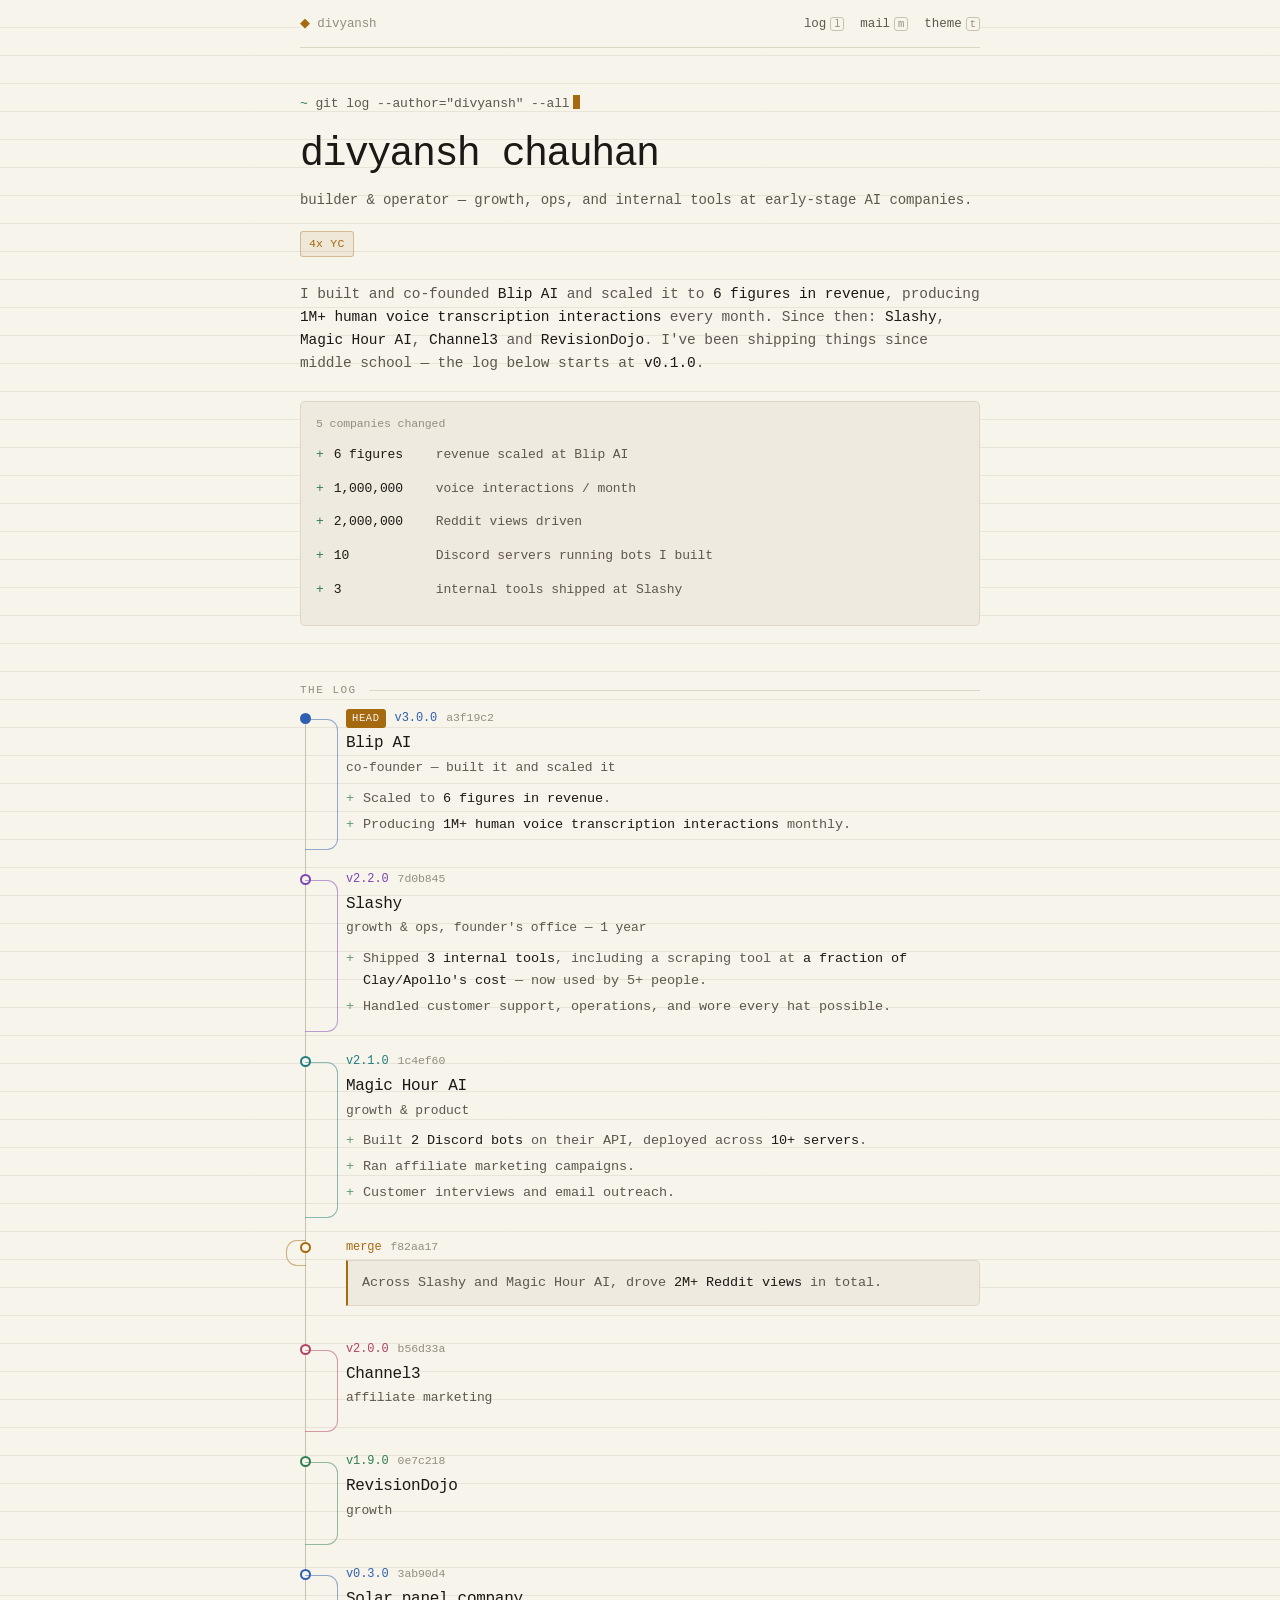
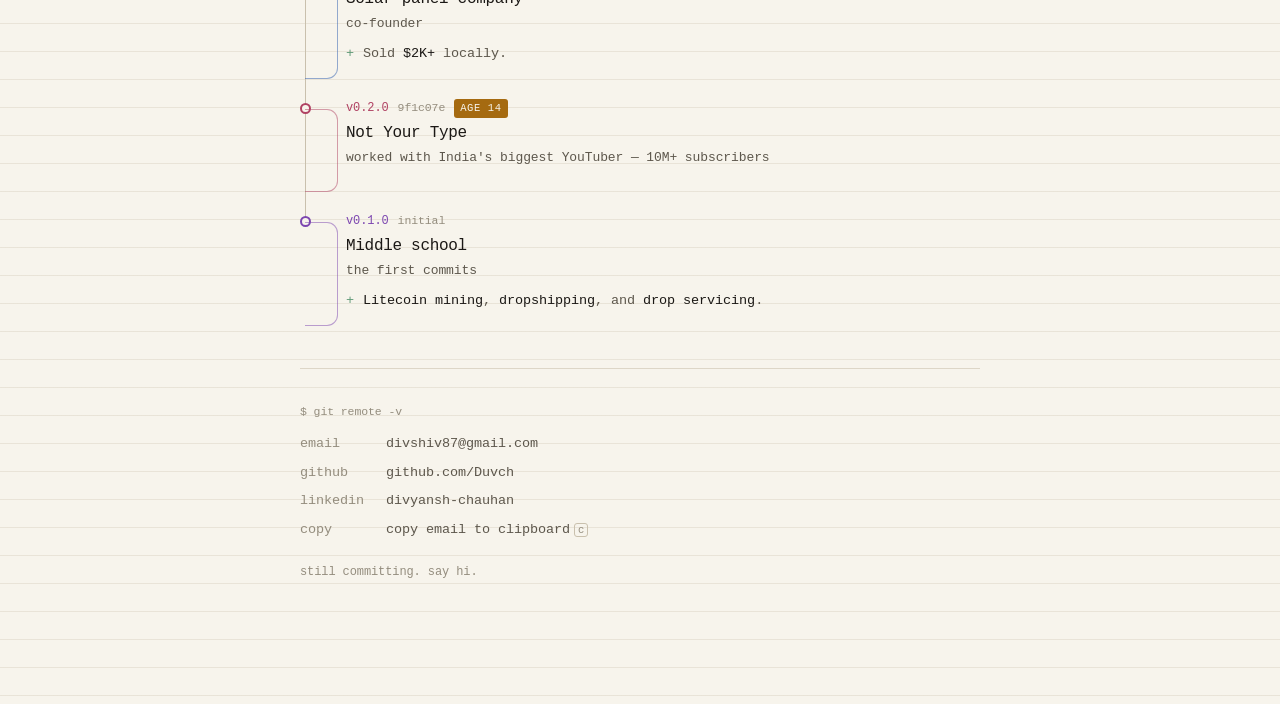
<file: old-log.html>
<!doctype html>
<html lang="en" data-theme="dark">
<head>
<meta charset="utf-8">
<meta name="viewport" content="width=device-width, initial-scale=1">
<title>divyansh chauhan — log</title>
<meta name="description" content="Builder and operator. Co-founded Blip AI — scaled to 6 figures in revenue, 1M+ human voice transcription interactions monthly. 4x YC startup experience.">
<meta property="og:title" content="divyansh chauhan">
<meta property="og:description" content="Builder &amp; operator. Co-founded Blip AI. 4x YC startup experience. Shipping since middle school.">
<meta property="og:type" content="profile">
<link rel="icon" href="data:image/svg+xml,<svg xmlns='http://www.w3.org/2000/svg' viewBox='0 0 32 32'><circle cx='16' cy='9' r='4' fill='none' stroke='%23d9a441' stroke-width='2.5'/><path d='M16 13v14' stroke='%23d9a441' stroke-width='2.5'/></svg>">
<style>
/* ═══════════════ tokens ═══════════════ */
:root {
  --bg:       #09090b;
  --bg-lift:  #101013;
  --line:     #1e1e23;
  --line-hi:  #2c2c33;
  --fg:       #e8e5e0;
  --fg-dim:   #98948c;
  --fg-faint: #5e5b55;
  --accent:   #d9a441;
  --add:      #4fb477;
  --br-1:     #6ea8fe;
  --br-2:     #c58af9;
  --br-3:     #4fb477;
  --br-4:     #e0698a;
  --br-5:     #4fc4c4;
  --paper:    none;
}
:root[data-theme="light"] {
  --bg:       #f7f4ec;
  --bg-lift:  #efeadf;
  --line:     #ddd6c7;
  --line-hi:  #c9c0ad;
  --fg:       #1b1815;
  --fg-dim:   #5d574c;
  --fg-faint: #948d7e;
  --accent:   #a56a10;
  --add:      #2f7d51;
  --br-1:     #2f5fb0;
  --br-2:     #7c46b0;
  --br-3:     #2f7d51;
  --br-4:     #b04263;
  --br-5:     #1f7d7d;
  /* faint ruled-ledger lines */
  --paper: repeating-linear-gradient(
    to bottom, transparent 0 27px,
    color-mix(in srgb, var(--line) 55%, transparent) 27px 28px);
}

* { box-sizing: border-box; }
html { -webkit-text-size-adjust: 100%; scroll-behavior: smooth; }
@media (prefers-reduced-motion: reduce) {
  html { scroll-behavior: auto; }
  *, *::before, *::after { transition: none !important; animation: none !important; }
}

body {
  margin: 0;
  padding: 0 22px 110px;
  background: var(--bg);
  background-image: var(--paper);
  color: var(--fg);
  font: 400 14.5px/1.6 ui-monospace, SFMono-Regular, "SF Mono", Menlo, Consolas, "Liberation Mono", monospace;
  letter-spacing: -0.1px;
  transition: background-color .3s ease, color .3s ease;
}
.wrap { max-width: 680px; margin: 0 auto; }

/* ═══════════════ command bar ═══════════════ */
nav {
  position: sticky; top: 0; z-index: 20;
  display: flex; align-items: center; gap: 16px;
  padding: 14px 0 13px;
  margin-bottom: 46px;
  font-size: 12.5px;
  background: color-mix(in srgb, var(--bg) 90%, transparent);
  backdrop-filter: blur(10px);
  border-bottom: 1px solid var(--line);
}
nav .brand { color: var(--fg-faint); }
nav .brand b { color: var(--accent); font-weight: 400; }
nav .sp { flex: 1; }
nav a, nav button {
  color: var(--fg-dim); text-decoration: none;
  background: none; border: 0; padding: 0; font: inherit; cursor: pointer;
  transition: color .15s ease;
}
nav a:hover, nav button:hover, nav a:focus-visible, nav button:focus-visible { color: var(--fg); }
kbd {
  font: inherit; font-size: 10.5px; color: var(--fg-faint);
  border: 1px solid var(--line-hi); border-radius: 3px;
  padding: 0 3px; margin-left: 4px;
}
nav a:hover kbd, nav button:hover kbd { color: var(--accent); border-color: var(--accent); }

/* ═══════════════ header ═══════════════ */
header { margin-bottom: 40px; }
.prompt { color: var(--fg-faint); font-size: 13px; margin: 0 0 18px; }
.prompt .p { color: var(--add); }
.prompt .cmd { color: var(--fg-dim); }
.cursor {
  display: inline-block; width: 7px; height: 14px;
  background: var(--accent); vertical-align: -2px; margin-left: 3px;
  animation: blink 1.15s steps(1) infinite;
}
@keyframes blink { 50% { opacity: 0; } }

h1 {
  margin: 0 0 12px;
  font-size: clamp(26px, 7vw, 40px);
  font-weight: 500;
  letter-spacing: -1.6px;
  line-height: 1.1;
}
.role { margin: 0 0 20px; color: var(--fg-dim); font-size: 14px; }

.tags { display: flex; flex-wrap: wrap; gap: 7px; margin-bottom: 26px; }
.tag {
  font-size: 11.5px; letter-spacing: .2px;
  color: var(--accent);
  border: 1px solid color-mix(in srgb, var(--accent) 35%, transparent);
  background: color-mix(in srgb, var(--accent) 9%, transparent);
  border-radius: 3px; padding: 2.5px 8px;
}

.intro { margin: 0 0 26px; color: var(--fg-dim); }
.intro strong { color: var(--fg); font-weight: 500; }

/* diffstat */
.diffstat {
  border: 1px solid var(--line);
  border-radius: 5px;
  background: var(--bg-lift);
  padding: 13px 15px;
  font-size: 13px;
}
.diffstat .hdr { color: var(--fg-faint); font-size: 11.5px; margin-bottom: 9px; }
.diffstat div.row { display: flex; gap: 10px; padding: 2px 0; white-space: nowrap; }
.diffstat .plus { color: var(--add); }
.diffstat .amt  { color: var(--fg); min-width: 92px; }
.diffstat .what { color: var(--fg-dim); overflow: hidden; text-overflow: ellipsis; }

/* ═══════════════ log ═══════════════ */
.log-title {
  display: flex; align-items: center; gap: 12px;
  margin: 56px 0 6px;
  font-size: 11px; letter-spacing: 1.5px; text-transform: uppercase;
  color: var(--fg-faint); font-weight: 500;
}
.log-title::after { content: ""; flex: 1; height: 1px; background: var(--line); }

.commit {
  display: grid;
  grid-template-columns: 46px 1fr;
  --b: var(--fg-faint);
}
.commit .rail { position: relative; }

/* the trunk — one continuous line down the whole log */
.commit .rail::before {
  content: ""; position: absolute;
  left: 5px; top: 0; bottom: 0; width: 1px;
  background: var(--line-hi);
}
.commit:first-of-type .rail::before { top: 14px; }
.commit.tail .rail::before { bottom: auto; height: 14px; }

/* node on the trunk */
.node {
  position: absolute; left: 0; top: 8px;
  width: 11px; height: 11px; border-radius: 50%;
  background: var(--bg);
  border: 2px solid var(--b);
  transition: box-shadow .2s ease, transform .2s ease;
}
.commit.head .node { background: var(--b); }

/* the branch: forks right off the trunk, runs down, merges back */
.branch {
  position: absolute;
  left: 5px; right: 8px; top: 14px; bottom: 16px;
  border: 1px solid var(--b);
  border-left: 0;
  border-radius: 0 11px 11px 0;
  opacity: .5;
  transition: opacity .2s ease;
  pointer-events: none;
}
.commit:hover .branch { opacity: 1; }
.commit:hover .node { box-shadow: 0 0 0 4px color-mix(in srgb, var(--b) 22%, transparent); }

.body { padding: 4px 0 30px; min-width: 0; }
.meta { display: flex; align-items: baseline; flex-wrap: wrap; gap: 9px; margin-bottom: 3px; }
.ver { color: var(--b); font-size: 12px; }
.hash { color: var(--fg-faint); font-size: 11.5px; }
.badge {
  font-size: 10.5px; letter-spacing: .6px; text-transform: uppercase;
  color: var(--bg); background: var(--accent);
  border-radius: 3px; padding: 1px 6px;
}
.co { display: block; color: var(--fg); font-weight: 500; font-size: 16px; letter-spacing: -.3px; margin: 2px 0 1px; }
.what { display: block; color: var(--fg-dim); font-size: 13px; margin-bottom: 9px; }

.body ul { margin: 0; padding: 0; list-style: none; }
.body li {
  position: relative; padding-left: 17px;
  color: var(--fg-dim); font-size: 13.5px; line-height: 1.62; margin-top: 4px;
}
.body li::before {
  content: "+"; position: absolute; left: 0; color: var(--add); opacity: .75;
}
.body li b { color: var(--fg); font-weight: 500; }

/* merge commit — spans two branches */
.commit.merge { --b: var(--accent); }
.commit.merge .branch {
  border-radius: 11px 0 0 11px;
  border: 1px solid var(--b); border-right: 0;
  left: -14px; right: auto; width: 20px; top: 6px; bottom: auto; height: 26px;
}
.merge-note {
  border: 1px solid var(--line);
  border-left: 2px solid var(--accent);
  background: var(--bg-lift);
  border-radius: 0 5px 5px 0;
  padding: 11px 14px;
  color: var(--fg-dim); font-size: 13.5px;
}
.merge-note b { color: var(--fg); font-weight: 500; }

/* ═══════════════ footer ═══════════════ */
footer { margin-top: 26px; padding-top: 22px; border-top: 1px solid var(--line); }
footer .lbl { color: var(--fg-faint); font-size: 11.5px; margin-bottom: 12px; }
.remotes { display: grid; gap: 7px; font-size: 13.5px; }
.remotes a {
  display: flex; gap: 12px; align-items: baseline;
  color: var(--fg-dim); text-decoration: none;
  transition: color .15s ease;
}
.remotes a .k { color: var(--fg-faint); min-width: 74px; }
.remotes a:hover, .remotes a:focus-visible { color: var(--accent); }
.remotes a:hover .k { color: var(--accent); }
.sig { margin-top: 22px; color: var(--fg-faint); font-size: 12px; }

#toast {
  position: fixed; left: 50%; bottom: 24px; transform: translate(-50%, 12px);
  background: var(--bg-lift); color: var(--fg);
  border: 1px solid var(--line-hi); border-radius: 5px;
  padding: 8px 14px; font-size: 12.5px;
  opacity: 0; pointer-events: none;
  transition: opacity .2s ease, transform .2s ease;
}
#toast.show { opacity: 1; transform: translate(-50%, 0); }

@media (max-width: 560px) {
  body { padding: 0 16px 80px; }
  nav { gap: 13px; font-size: 12px; }
  nav kbd, .hash { display: none; }
  .commit { grid-template-columns: 30px 1fr; }
  .branch { right: 2px; border-radius: 0 8px 8px 0; }
  .commit.merge .branch { left: -10px; width: 14px; }
  .diffstat .amt { min-width: 78px; }
  .remotes a .k { min-width: 62px; }
}
</style>
</head>
<body>
<div class="wrap">

  <nav>
    <span class="brand"><b>◆</b> divyansh</span>
    <span class="sp"></span>
    <a href="#log">log<kbd>l</kbd></a>
    <a href="mailto:divshiv87@gmail.com">mail<kbd>m</kbd></a>
    <button id="themeBtn" type="button" aria-label="Toggle theme">theme<kbd>t</kbd></button>
  </nav>

  <header id="top">
    <p class="prompt"><span class="p">~</span> <span class="cmd">git log --author="divyansh" --all</span><span class="cursor" aria-hidden="true"></span></p>

    <h1>divyansh chauhan</h1>
    <p class="role">builder &amp; operator — growth, ops, and internal tools at early-stage AI companies.</p>

    <div class="tags">
      <span class="tag">4x YC</span>
    </div>

    <p class="intro">
      I built and co-founded <strong>Blip AI</strong> and scaled it to <strong>6 figures in revenue</strong>,
      producing <strong>1M+ human voice transcription interactions</strong> every month. Since then:
      <strong>Slashy</strong>, <strong>Magic Hour AI</strong>, <strong>Channel3</strong> and <strong>RevisionDojo</strong>.
      I've been shipping things since middle school — the log below starts at <strong>v0.1.0</strong>.
    </p>

    <div class="diffstat">
      <div class="hdr">5 companies changed</div>
      <div class="row"><span class="plus">+</span><span class="amt">6 figures</span><span class="what">revenue scaled at Blip AI</span></div>
      <div class="row"><span class="plus">+</span><span class="amt">1,000,000</span><span class="what">voice interactions / month</span></div>
      <div class="row"><span class="plus">+</span><span class="amt">2,000,000</span><span class="what">Reddit views driven</span></div>
      <div class="row"><span class="plus">+</span><span class="amt">10</span><span class="what">Discord servers running bots I built</span></div>
      <div class="row"><span class="plus">+</span><span class="amt">3</span><span class="what">internal tools shipped at Slashy</span></div>
    </div>
  </header>

  <h2 class="log-title" id="log">the log</h2>

  <!-- ───────── v3 · Blip AI ───────── -->
  <article class="commit head" style="--b: var(--br-1)">
    <div class="rail"><span class="node"></span><span class="branch"></span></div>
    <div class="body">
      <div class="meta">
        <span class="badge">head</span>
        <span class="ver">v3.0.0</span>
        <span class="hash">a3f19c2</span>
      </div>
      <span class="co">Blip AI</span>
      <span class="what">co-founder — built it and scaled it</span>
      <ul>
        <li>Scaled to <b>6 figures in revenue</b>.</li>
        <li>Producing <b>1M+ human voice transcription interactions</b> monthly.</li>
      </ul>
    </div>
  </article>

  <!-- ───────── v2.2 · Slashy ───────── -->
  <article class="commit" style="--b: var(--br-2)">
    <div class="rail"><span class="node"></span><span class="branch"></span></div>
    <div class="body">
      <div class="meta"><span class="ver">v2.2.0</span><span class="hash">7d0b845</span></div>
      <span class="co">Slashy</span>
      <span class="what">growth &amp; ops, founder's office — 1 year</span>
      <ul>
        <li>Shipped <b>3 internal tools</b>, including a scraping tool at <b>a fraction of Clay/Apollo's cost</b> — now used by 5+ people.</li>
        <li>Handled customer support, operations, and wore every hat possible.</li>
      </ul>
    </div>
  </article>

  <!-- ───────── v2.1 · Magic Hour ───────── -->
  <article class="commit" style="--b: var(--br-5)">
    <div class="rail"><span class="node"></span><span class="branch"></span></div>
    <div class="body">
      <div class="meta"><span class="ver">v2.1.0</span><span class="hash">1c4ef60</span></div>
      <span class="co">Magic Hour AI</span>
      <span class="what">growth &amp; product</span>
      <ul>
        <li>Built <b>2 Discord bots</b> on their API, deployed across <b>10+ servers</b>.</li>
        <li>Ran affiliate marketing campaigns.</li>
        <li>Customer interviews and email outreach.</li>
      </ul>
    </div>
  </article>

  <!-- ───────── merge ───────── -->
  <article class="commit merge">
    <div class="rail"><span class="node"></span><span class="branch"></span></div>
    <div class="body">
      <div class="meta"><span class="ver">merge</span><span class="hash">f82aa17</span></div>
      <div class="merge-note">
        Across Slashy and Magic Hour AI, drove <b>2M+ Reddit views</b> in total.
      </div>
    </div>
  </article>

  <!-- ───────── v2.0 · Channel3 ───────── -->
  <article class="commit" style="--b: var(--br-4)">
    <div class="rail"><span class="node"></span><span class="branch"></span></div>
    <div class="body">
      <div class="meta"><span class="ver">v2.0.0</span><span class="hash">b56d33a</span></div>
      <span class="co">Channel3</span>
      <span class="what">affiliate marketing</span>
    </div>
  </article>

  <!-- ───────── v1.9 · RevisionDojo ───────── -->
  <article class="commit" style="--b: var(--br-3)">
    <div class="rail"><span class="node"></span><span class="branch"></span></div>
    <div class="body">
      <div class="meta"><span class="ver">v1.9.0</span><span class="hash">0e7c218</span></div>
      <span class="co">RevisionDojo</span>
      <span class="what">growth</span>
    </div>
  </article>

  <!-- ───────── v0.3 · solar ───────── -->
  <article class="commit" style="--b: var(--br-1)">
    <div class="rail"><span class="node"></span><span class="branch"></span></div>
    <div class="body">
      <div class="meta"><span class="ver">v0.3.0</span><span class="hash">3ab90d4</span></div>
      <span class="co">Solar panel company</span>
      <span class="what">co-founder</span>
      <ul><li>Sold <b>$2K+</b> locally.</li></ul>
    </div>
  </article>

  <!-- ───────── v0.2 · NYT ───────── -->
  <article class="commit" style="--b: var(--br-4)">
    <div class="rail"><span class="node"></span><span class="branch"></span></div>
    <div class="body">
      <div class="meta"><span class="ver">v0.2.0</span><span class="hash">9f1c07e</span><span class="badge">age 14</span></div>
      <span class="co">Not Your Type</span>
      <span class="what">worked with India's biggest YouTuber — 10M+ subscribers</span>
    </div>
  </article>

  <!-- ───────── v0.1 · init ───────── -->
  <article class="commit tail" style="--b: var(--br-2)">
    <div class="rail"><span class="node"></span><span class="branch"></span></div>
    <div class="body">
      <div class="meta"><span class="ver">v0.1.0</span><span class="hash">initial</span></div>
      <span class="co">Middle school</span>
      <span class="what">the first commits</span>
      <ul>
        <li><b>Litecoin mining</b>, <b>dropshipping</b>, and <b>drop servicing</b>.</li>
      </ul>
    </div>
  </article>

  <footer>
    <p class="lbl">$ git remote -v</p>
    <div class="remotes">
      <a href="mailto:divshiv87@gmail.com"><span class="k">email</span><span>divshiv87@gmail.com</span></a>
      <a href="https://github.com/Duvch" target="_blank" rel="noopener"><span class="k">github</span><span>github.com/Duvch</span></a>
      <a href="https://www.linkedin.com/in/divyansh-chauhan-733387225/" target="_blank" rel="noopener"><span class="k">linkedin</span><span>divyansh-chauhan</span></a>
      <a href="#" id="copyMail"><span class="k">copy</span><span>copy email to clipboard<kbd>c</kbd></span></a>
    </div>
    <p class="sig">still committing. say hi.</p>
  </footer>

</div>

<div id="toast" role="status" aria-live="polite"></div>

<script>
(function () {
  var root = document.documentElement;
  var EMAIL = "divshiv87@gmail.com";

  var stored = null;
  try { stored = localStorage.getItem("theme"); } catch (e) {}
  if (!stored && window.matchMedia && matchMedia("(prefers-color-scheme: light)").matches) stored = "light";
  root.setAttribute("data-theme", stored === "light" ? "light" : "dark");

  function toggleTheme() {
    var next = root.getAttribute("data-theme") === "dark" ? "light" : "dark";
    root.setAttribute("data-theme", next);
    try { localStorage.setItem("theme", next); } catch (e) {}
    toast(next === "light" ? "ledger" : "terminal");
  }
  document.getElementById("themeBtn").addEventListener("click", toggleTheme);

  var toastEl = document.getElementById("toast"), timer;
  function toast(msg) {
    toastEl.textContent = msg;
    toastEl.classList.add("show");
    clearTimeout(timer);
    timer = setTimeout(function () { toastEl.classList.remove("show"); }, 1600);
  }

  function copyMail(e) {
    if (e) e.preventDefault();
    if (navigator.clipboard) {
      navigator.clipboard.writeText(EMAIL).then(
        function () { toast(EMAIL + " copied"); },
        function () { toast(EMAIL); });
    } else { toast(EMAIL); }
  }
  document.getElementById("copyMail").addEventListener("click", copyMail);

  function go(sel) {
    var el = document.querySelector(sel);
    if (el) el.scrollIntoView({ behavior: "smooth", block: "start" });
  }

  document.addEventListener("keydown", function (e) {
    if (e.metaKey || e.ctrlKey || e.altKey) return;
    var t = e.target;
    if (t && (t.isContentEditable || /^(INPUT|TEXTAREA|SELECT)$/.test(t.tagName))) return;
    switch (e.key.toLowerCase()) {
      case "h": go("#top"); break;
      case "l": go("#log"); break;
      case "t": toggleTheme(); break;
      case "c": copyMail(); break;
      case "m": window.location.href = "mailto:" + EMAIL; break;
      case "g": window.open("https://github.com/Duvch", "_blank", "noopener"); break;
      default: return;
    }
  });
})();
</script>
</body>
</html>
</file>
<file: style.css>
:root{
  color-scheme: light;
  --bg:#FBFBFB;
  --ink:#2B2828;
  --ink-60:rgba(43,40,40,.68);
  --ink-45:rgba(43,40,40,.52);
  --grey:#808080;
  --blue:#0A35F0;
  --rule:rgba(0,0,0,.14);
  --sans:Inter, -apple-system, system-ui, 'Segoe UI', sans-serif;
  --serif:'EB Garamond', Georgia, 'Times New Roman', serif;
  --mono:'IBM Plex Mono', ui-monospace, 'SF Mono', Menlo, monospace;
  --pixel:'Silkscreen', 'IBM Plex Mono', monospace;
}
*{box-sizing:border-box}
html{background:var(--bg)}
body{
  margin:0; background:var(--bg); color:var(--ink);
  font-family:var(--sans); font-size:15px; line-height:1.65;
  -webkit-font-smoothing:antialiased;
}

/* masthead bar */
.bar{border-bottom:1px solid var(--rule); background:var(--bg)}
.bar .in{
  max-width:1120px; margin:0 auto; padding:12px 24px;
  display:flex; align-items:center; justify-content:space-between; gap:16px;
  font-family:var(--mono); font-size:11.5px; letter-spacing:.11em; text-transform:uppercase;
}
.bar .who{color:var(--ink); text-decoration:none; font-weight:500}
.bar nav{display:flex; gap:18px; flex-wrap:wrap}
.bar nav a{color:var(--ink-60); text-decoration:none}
.bar nav a:hover, .bar nav a[aria-current]{color:var(--blue)}

main{max-width:720px; margin:0 auto; padding:44px 24px 90px}
.wide{max-width:1000px}

p{margin:0 0 11px}
strong{font-weight:600}
em{font-style:italic}

a{color:var(--ink); text-decoration:underline; text-decoration-color:var(--ink-45); text-underline-offset:2px}
a:hover{color:var(--blue); text-decoration-color:var(--blue)}
a:focus-visible{outline:2px solid var(--blue); outline-offset:2px}

/* display */
h1.big{
  font-family:var(--pixel); font-weight:400; color:var(--blue);
  font-size:clamp(34px,7.4vw,74px); line-height:1.06; letter-spacing:-.01em;
  margin:0 0 20px; text-transform:uppercase; text-wrap:balance;
}
h2{
  font-family:var(--mono); font-weight:500; font-size:12px;
  letter-spacing:.14em; text-transform:uppercase; color:var(--blue);
  margin:34px 0 12px;
}
h3{font-family:var(--sans); font-size:17px; font-weight:600; margin:24px 0 8px}

.standfirst{font-family:var(--sans); font-size:17px; line-height:1.55; color:var(--ink); margin-bottom:18px}
.dropcap::first-letter{
  float:left; font-size:52px; line-height:.9; padding:5px 9px 0 0;
  font-family:var(--serif); font-weight:600; color:var(--blue);
}

/* dotted rule, as on the reference */
.dots{height:6px; margin:26px 0; border:0;
  background-image:radial-gradient(var(--ink-45) 1px, transparent 1px);
  background-size:6px 6px; background-position:0 2px; background-repeat:repeat-x; opacity:.7}
hr{border:0; border-top:1px solid var(--rule); margin:30px 0}

ul{list-style:none; margin:0 0 13px; padding:0}
li{margin-bottom:8px; padding-left:18px; position:relative}
li::before{content:"—"; position:absolute; left:0; top:0; color:var(--blue)}

/* bracketed links */
.brk{font-family:var(--mono); font-size:12.5px; letter-spacing:.06em; text-transform:uppercase;
  color:var(--blue); text-decoration:none; display:inline-block; margin:2px 14px 2px 0}
.brk:hover{color:var(--ink); text-decoration:none}
.brk::before{content:"[ "} .brk::after{content:" → ]"}

/* clickable rows */
.rows{margin:6px 0 16px; border-top:1px solid var(--rule)}
.rows a{
  display:flex; align-items:center; gap:14px; padding:11px 2px;
  border-bottom:1px solid var(--rule); text-decoration:none; color:var(--ink);
}
.rows a:hover{background:rgba(10,53,240,.05)}
.rows a:hover .t b{color:var(--blue)}
.rows img{width:32px; height:32px; flex:none; object-fit:cover; border:1px solid var(--rule); background:#fff}
.rows .t{flex:1; min-width:0}
.rows .t b{display:block; font-weight:600; font-size:15.5px; font-family:var(--sans)}
.rows .t span{display:block; font-family:var(--mono); font-size:11.5px; color:var(--ink-45); line-height:1.5; margin-top:1px}
.rows .when{flex:none; font-family:var(--mono); font-size:11.5px; color:var(--ink-45);
  text-align:right; font-variant-numeric:tabular-nums; white-space:nowrap; letter-spacing:.06em}
@media (max-width:480px){ .rows .when{display:none} }

/* figures */
figure{margin:22px 0 18px}
figure img{display:block; width:100%; height:auto; border:1px solid var(--rule)}
figcaption{
  margin-top:9px; font-family:var(--mono); font-size:11.5px; line-height:1.6;
  color:var(--ink-45); letter-spacing:.02em;
}
figcaption b{color:var(--blue); font-weight:500; letter-spacing:.1em; text-transform:uppercase}

/* data panel (leaderboard frame) */
.panel{border:1px solid var(--blue); padding:16px 18px; margin:18px 0; background:#fff}
.panel .phead{
  display:flex; justify-content:space-between; gap:12px; flex-wrap:wrap;
  font-family:var(--mono); font-size:11px; letter-spacing:.14em; text-transform:uppercase;
  color:var(--blue); border-bottom:1px solid var(--rule); padding-bottom:9px; margin-bottom:11px;
}
table{width:100%; border-collapse:collapse; font-family:var(--mono); font-size:12.5px}
table th{
  text-align:left; font-weight:500; color:var(--ink-45); letter-spacing:.1em;
  text-transform:uppercase; font-size:10.5px; padding:0 8px 8px 0; border-bottom:1px solid var(--rule);
}
table td{padding:8px 8px 8px 0; border-bottom:1px solid var(--rule); vertical-align:top}
table td:last-child, table th:last-child{text-align:right; padding-right:0}
table .rank{color:var(--ink-45); width:30px}
.pending{color:var(--ink-45); font-style:italic}
.tablewrap{overflow-x:auto}

.note{
  border-left:2px solid var(--blue); padding:10px 0 10px 15px; margin:16px 0;
  font-family:var(--mono); font-size:12.5px; line-height:1.65; color:var(--ink-60);
}

.stat{
  display:flex; flex-wrap:wrap; gap:0; border-top:1px solid var(--rule); margin:18px 0;
}
.stat div{flex:1 1 140px; border-bottom:1px solid var(--rule); padding:12px 14px 12px 0}
.stat b{display:block; font-family:var(--mono); font-size:21px; font-weight:500; color:var(--blue); font-variant-numeric:tabular-nums}
.stat span{display:block; font-family:var(--mono); font-size:10.5px; letter-spacing:.1em; text-transform:uppercase; color:var(--ink-45); margin-top:4px}

.backlink{font-family:var(--mono); font-size:11.5px; letter-spacing:.1em; text-transform:uppercase; margin-bottom:22px}
.backlink a{color:var(--ink-45); text-decoration:none}
.backlink a:hover{color:var(--blue)}

footer{margin-top:34px; padding-top:18px; border-top:1px solid var(--rule);
  font-family:var(--mono); font-size:11.5px; letter-spacing:.04em; color:var(--ink-45); line-height:2}
footer a{color:var(--ink-45); text-decoration-color:var(--rule)}
footer a:hover{color:var(--blue)}

::selection{background:rgba(10,53,240,.18)}
@media (prefers-reduced-motion:reduce){*{animation:none!important;transition:none!important}}

/* two-up photo grid */
.grid2{display:grid; grid-template-columns:1fr 1fr; gap:16px 18px; margin:22px 0 18px; align-items:start}
.grid2 figure{margin:0; display:flex; flex-direction:column; min-width:0}
.grid2 img{width:100%; height:auto; aspect-ratio:3/4; object-fit:cover}
.grid2 figcaption{margin-top:9px}
@media (max-width:560px){ .grid2{grid-template-columns:1fr} .grid2 img{aspect-ratio:4/3} }
</file>
